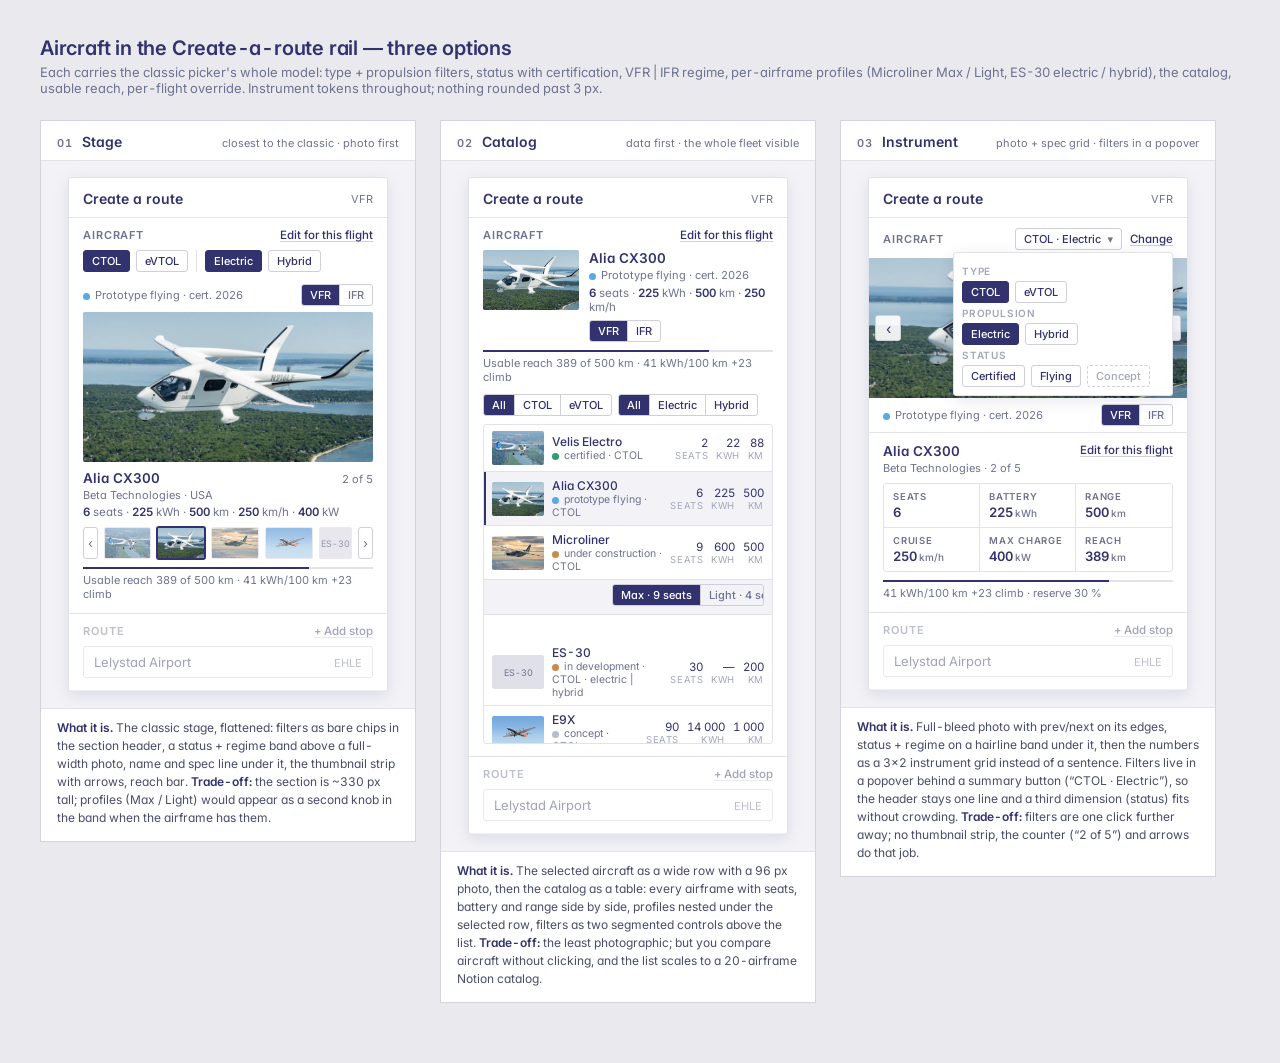
<file: static/proto/aircraft-options.html>
<!doctype html><html lang="en"><head><meta charset="utf-8"><title>CNS v2 — aircraft picker options</title>
<link href="https://fonts.googleapis.com/css2?family=Inter:wght@400;500;600;700&display=swap" rel="stylesheet">
<style>
:root{--canvas:#f3f3f7;--surface:#fff;--line:#e2e2ea;--line-2:#cfcfda;--ink:#32326E;--muted:#6f7290;--faint:#a3a6bb;--accent:#d84c26;--r:3px}
*{box-sizing:border-box;margin:0;padding:0}
html{font-family:Inter,system-ui,sans-serif;-webkit-font-smoothing:antialiased;font-feature-settings:"tnum","cv11"}
body{background:#e9e9ee;color:var(--ink);padding:36px 40px 60px;font-size:13px}
.h1{font-size:20px;font-weight:600;letter-spacing:-.01em;margin-bottom:4px}.sub{font-size:13px;color:var(--muted);margin-bottom:24px}
.grid{display:grid;grid-template-columns:repeat(3,376px);gap:24px;align-items:start}
.opt{background:#fff;border:1px solid #d3d3dc}
.opt .oh{padding:12px 16px 10px;border-bottom:1px solid var(--line);display:flex;gap:10px;align-items:baseline}
.opt .oh .n{font-size:11px;font-weight:600;color:var(--muted);letter-spacing:.06em}.opt .oh h2{font-size:14px;font-weight:600}.opt .oh small{margin-left:auto;font-size:11px;color:var(--muted)}
.opt .why{padding:10px 16px 14px;font-size:12px;color:#4a4d6a;line-height:1.5;border-top:1px solid var(--line)}.opt .why b{color:var(--ink);font-weight:600}
.frame{padding:16px;background:var(--canvas)}
.rail{width:320px;margin:0 auto;background:var(--surface);border:1px solid var(--line);border-radius:var(--r);box-shadow:0 4px 16px rgba(50,50,110,.12)}
.ph{display:flex;align-items:center;justify-content:space-between;padding:12px 14px 10px;border-bottom:1px solid var(--line)}
.ph h3{font-size:14px;font-weight:600}.ph .hint{margin:0}
.cap{font-size:11px;font-weight:600;text-transform:uppercase;letter-spacing:.08em;color:var(--muted)}
.lnk{font-size:11.5px;font-weight:500;text-decoration:underline;text-underline-offset:2px;text-decoration-color:var(--line-2);color:var(--ink)}
.sec{padding:10px 14px 12px;border-bottom:1px solid var(--line)}
.lbl{display:flex;justify-content:space-between;align-items:center;margin-bottom:8px}
.hint{font-size:11px;color:var(--muted)}
.meta{font-size:11px;color:var(--muted);margin-top:2px}
.name{font-weight:600;font-size:13.5px}
.num{font-variant-numeric:tabular-nums}
.bar{height:2px;background:var(--line);margin:8px 0 4px;position:relative}.bar i{position:absolute;left:0;top:0;bottom:0;background:var(--ink)}
.chips{display:flex;gap:6px;flex-wrap:wrap}
.chip{height:22px;padding:0 8px;border:1px solid var(--line-2);border-radius:var(--r);font-size:11px;font-weight:500;display:inline-flex;align-items:center;gap:6px;background:var(--surface)}
.chip.on{background:var(--ink);color:#fff;border-color:var(--ink)}
.chip.dis{color:var(--faint);border-style:dashed}
.chips .sep{width:1px;background:var(--line);margin:0 2px}
.seg{display:inline-flex;border:1px solid var(--line-2);border-radius:var(--r);overflow:hidden;height:22px}
.seg span{padding:0 8px;font-size:11px;font-weight:500;display:flex;align-items:center;border-right:1px solid var(--line-2);white-space:nowrap}
.seg span:last-child{border-right:0}.seg span.on{background:var(--ink);color:#fff}
.dot{display:inline-block;width:7px;height:7px;border-radius:50%;background:#5aa9e6;vertical-align:-0.5px;margin-right:5px}
.dot.cert{background:#2f9e6e}.dot.dev{background:#c98a4b}.dot.con{background:#b7bdd1}
.stage{position:relative;height:150px;background:#dfe0e8 center/cover no-repeat;border-radius:2px;margin:8px 0}
.stage.b{height:140px;border-radius:0;margin:0 -14px}
.stage .arrow{position:absolute;top:50%;transform:translateY(-50%);width:26px;height:26px;background:rgba(255,255,255,.9);border:1px solid var(--line-2);border-radius:var(--r);display:flex;align-items:center;justify-content:center;font-size:14px;color:var(--ink)}
.stage .arrow.l{left:6px}.stage .arrow.r{right:6px}
.band{display:flex;justify-content:space-between;align-items:center;font-size:11px;color:var(--muted);padding:6px 0}
.strip{display:flex;gap:6px;align-items:center;margin-top:8px}
.strip .th{width:48px;height:32px;object-fit:cover;border-radius:2px;background:#dfe0e8;border:1px solid var(--line);opacity:.75}
.strip .th.on{outline:2px solid var(--ink);outline-offset:-1px;opacity:1}
.strip .nav{width:22px;height:32px;display:flex;align-items:center;justify-content:center;color:var(--muted);border:1px solid var(--line-2);border-radius:var(--r);font-size:13px}
.spec{font-size:11.5px;color:var(--muted);margin-top:3px}.spec b{color:var(--ink);font-weight:600}
.row{display:flex;align-items:center;gap:10px}
.thumb{width:96px;height:60px;object-fit:cover;border-radius:2px;background:#dfe0e8;flex:none}
.list{margin-top:8px;border:1px solid var(--line);border-radius:var(--r);max-height:320px;overflow:hidden}
.li{display:grid;grid-template-columns:52px 1fr auto auto auto;gap:8px;align-items:center;padding:6px 8px;border-bottom:1px solid var(--line);font-size:12px}
.li:last-child{border-bottom:0}.li img{width:52px;height:34px;object-fit:cover;border-radius:2px;background:#dfe0e8}
.li .n{font-weight:500}.li .n small{display:block;color:var(--muted);font-size:10.5px;font-weight:400}
.li .v{font-size:11.5px;text-align:right;white-space:nowrap}.li .v small{display:block;font-size:9.5px;color:var(--faint);text-transform:uppercase;letter-spacing:.06em}
.li.on{box-shadow:inset 2px 0 0 var(--ink);background:var(--canvas)}
.li.sub{grid-template-columns:52px 1fr;padding:4px 8px 8px 68px;background:var(--canvas);border-top:0}
.grid6{display:grid;grid-template-columns:repeat(3,1fr);border:1px solid var(--line);border-radius:var(--r);margin-top:8px}
.grid6>div{padding:7px 9px;border-right:1px solid var(--line);border-bottom:1px solid var(--line)}
.grid6>div:nth-child(3n){border-right:0}.grid6>div:nth-child(n+4){border-bottom:0}
.grid6 .k{font-size:9.5px;font-weight:600;text-transform:uppercase;letter-spacing:.08em;color:var(--muted)}
.grid6 .v{font-size:13px;font-weight:600;margin-top:2px}.grid6 .v small{font-size:10px;color:var(--muted);font-weight:500;margin-left:2px}
.pop{position:absolute;right:0;top:24px;background:#fff;border:1px solid var(--line);border-radius:var(--r);box-shadow:0 4px 16px rgba(50,50,110,.12);padding:8px;width:220px;z-index:5}
.pop .k{font-size:10px;font-weight:600;text-transform:uppercase;letter-spacing:.08em;color:var(--faint);padding:4px 0 4px}
.fbtn{height:22px;padding:0 8px;border:1px solid var(--line-2);border-radius:var(--r);font-size:11px;font-weight:500;display:inline-flex;align-items:center;gap:6px;background:var(--surface)}
.ghost{opacity:.45}
</style></head><body>
<div class="h1">Aircraft in the Create-a-route rail — three options</div>
<div class="sub">Each carries the classic picker's whole model: type + propulsion filters, status with certification, VFR | IFR regime, per-airframe profiles (Microliner Max / Light, ES-30 electric / hybrid), the catalog, usable reach, per-flight override. Instrument tokens throughout; nothing rounded past 3 px.</div>
<div class="grid">

<!-- ================= OPTION 1 · STAGE ================= -->
<section class="opt"><div class="oh"><span class="n">01</span><h2>Stage</h2><small>closest to the classic · photo first</small></div>
<div class="frame"><div class="rail">
  <div class="ph"><h3>Create a route</h3><span class="hint">VFR</span></div>
  <div class="sec">
    <div class="lbl"><span class="cap">Aircraft</span><span class="lnk">Edit for this flight</span></div>
    <div class="chips" style="margin-bottom:6px"><span class="chip on">CTOL</span><span class="chip">eVTOL</span><span class="sep"></span><span class="chip on">Electric</span><span class="chip">Hybrid</span></div>
    <div class="band"><span><i class="dot"></i>Prototype flying · cert. 2026</span><span class="seg"><span class="on">VFR</span><span>IFR</span></span></div>
    <div class="stage" style="background-image:url('/pics/beta.png');margin-top:0"></div>
    <div class="row" style="justify-content:space-between;align-items:flex-start"><div><div class="name">Alia CX300</div><div class="meta">Beta Technologies · USA</div></div><span class="meta num">2 of 5</span></div>
    <div class="spec num"><b>6</b> seats · <b>225</b> kWh · <b>500</b> km · <b>250</b> km/h · <b>400</b> kW</div>
    <div class="strip"><span class="nav">‹</span><img class="th" src="/pics/pipistrel.jpg"><img class="th on" src="/pics/beta.png"><img class="th" src="/pics/vaeridion.jpg"><img class="th" src="/pics/elysian.jpg"><span class="th" style="display:flex;align-items:center;justify-content:center;font-size:9px;color:var(--muted)">ES-30</span><span class="nav">›</span></div>
    <div class="bar"><i style="width:78%"></i></div><div class="meta num">Usable reach 389 of 500 km · 41 kWh/100 km +23 climb</div>
  </div>
  <div class="sec ghost"><div class="lbl"><span class="cap">Route</span><span class="lnk">+ Add stop</span></div><div style="height:32px;border:1px solid var(--line-2);border-radius:var(--r);padding:0 10px;display:flex;align-items:center;justify-content:space-between"><span>Lelystad Airport</span><span class="meta">EHLE</span></div></div>
</div></div>
<div class="why"><b>What it is.</b> The classic stage, flattened: filters as bare chips in the section header, a status + regime band above a full-width photo, name and spec line under it, the thumbnail strip with arrows, reach bar. <b>Trade-off:</b> the section is ~330 px tall; profiles (Max / Light) would appear as a second knob in the band when the airframe has them.</div></section>

<!-- ================= OPTION 2 · CATALOG ================= -->
<section class="opt"><div class="oh"><span class="n">02</span><h2>Catalog</h2><small>data first · the whole fleet visible</small></div>
<div class="frame"><div class="rail">
  <div class="ph"><h3>Create a route</h3><span class="hint">VFR</span></div>
  <div class="sec">
    <div class="lbl"><span class="cap">Aircraft</span><span class="lnk">Edit for this flight</span></div>
    <div class="row" style="align-items:flex-start"><img class="thumb" src="/pics/beta.png"><div><div class="name">Alia CX300</div><div class="meta"><i class="dot"></i>Prototype flying · cert. 2026</div><div class="spec num" style="margin-top:4px"><b>6</b> seats · <b>225</b> kWh · <b>500</b> km · <b>250</b> km/h</div><div style="margin-top:6px" class="seg"><span class="on">VFR</span><span>IFR</span></div></div></div>
    <div class="bar"><i style="width:78%"></i></div><div class="meta num">Usable reach 389 of 500 km · 41 kWh/100 km +23 climb</div>
    <div class="chips" style="margin-top:10px"><span class="seg"><span class="on">All</span><span>CTOL</span><span>eVTOL</span></span><span class="seg"><span class="on">All</span><span>Electric</span><span>Hybrid</span></span></div>
    <div class="list">
      <div class="li"><img src="/pics/pipistrel.jpg"><span class="n">Velis Electro<small><i class="dot cert"></i>certified · CTOL</small></span><span class="v num">2<small>seats</small></span><span class="v num">22<small>kWh</small></span><span class="v num">88<small>km</small></span></div>
      <div class="li on"><img src="/pics/beta.png"><span class="n">Alia CX300<small><i class="dot"></i>prototype flying · CTOL</small></span><span class="v num">6<small>seats</small></span><span class="v num">225<small>kWh</small></span><span class="v num">500<small>km</small></span></div>
      <div class="li"><img src="/pics/vaeridion.jpg"><span class="n">Microliner<small><i class="dot dev"></i>under construction · CTOL</small></span><span class="v num">9<small>seats</small></span><span class="v num">600<small>kWh</small></span><span class="v num">500<small>km</small></span></div>
      <div class="li sub"><span></span><span class="seg"><span class="on">Max · 9 seats</span><span>Light · 4 seats</span></span></div>
      <div class="li"><span style="width:52px;height:34px;background:#dfe0e8;border-radius:2px;display:flex;align-items:center;justify-content:center;font-size:9px;color:var(--muted)">ES-30</span><span class="n">ES-30<small><i class="dot dev"></i>in development · CTOL · electric | hybrid</small></span><span class="v num">30<small>seats</small></span><span class="v num">—<small>kWh</small></span><span class="v num">200<small>km</small></span></div>
      <div class="li"><img src="/pics/elysian.jpg"><span class="n">E9X<small><i class="dot con"></i>concept · CTOL</small></span><span class="v num">90<small>seats</small></span><span class="v num">14 000<small>kWh</small></span><span class="v num">1 000<small>km</small></span></div>
    </div>
  </div>
  <div class="sec ghost"><div class="lbl"><span class="cap">Route</span><span class="lnk">+ Add stop</span></div><div style="height:32px;border:1px solid var(--line-2);border-radius:var(--r);padding:0 10px;display:flex;align-items:center;justify-content:space-between"><span>Lelystad Airport</span><span class="meta">EHLE</span></div></div>
</div></div>
<div class="why"><b>What it is.</b> The selected aircraft as a wide row with a 96 px photo, then the catalog as a table: every airframe with seats, battery and range side by side, profiles nested under the selected row, filters as two segmented controls above the list. <b>Trade-off:</b> the least photographic; but you compare aircraft without clicking, and the list scales to a 20-airframe Notion catalog.</div></section>

<!-- ================= OPTION 3 · INSTRUMENT ================= -->
<section class="opt"><div class="oh"><span class="n">03</span><h2>Instrument</h2><small>photo + spec grid · filters in a popover</small></div>
<div class="frame"><div class="rail">
  <div class="ph"><h3>Create a route</h3><span class="hint">VFR</span></div>
  <div class="sec" style="position:relative">
    <div class="lbl"><span class="cap">Aircraft</span><span style="display:flex;gap:8px;align-items:center;position:relative"><span class="fbtn">CTOL · Electric <span style="color:var(--muted)">▾</span></span><span class="lnk">Change</span>
      <div class="pop"><div class="k">Type</div><div class="chips"><span class="chip on">CTOL</span><span class="chip">eVTOL</span></div><div class="k">Propulsion</div><div class="chips"><span class="chip on">Electric</span><span class="chip">Hybrid</span></div><div class="k">Status</div><div class="chips"><span class="chip">Certified</span><span class="chip">Flying</span><span class="chip dis">Concept</span></div></div></span></div>
    <div class="stage b" style="background-image:url('/pics/beta.png')"><span class="arrow l">‹</span><span class="arrow r">›</span></div>
    <div class="band" style="border-bottom:1px solid var(--line);margin:0 -14px;padding:6px 14px"><span><i class="dot"></i>Prototype flying · cert. 2026</span><span class="seg"><span class="on">VFR</span><span>IFR</span></span></div>
    <div class="row" style="justify-content:space-between;align-items:flex-start;margin-top:10px"><div><div class="name">Alia CX300</div><div class="meta">Beta Technologies · 2 of 5</div></div><span class="lnk">Edit for this flight</span></div>
    <div class="grid6">
      <div><div class="k">Seats</div><div class="v num">6</div></div><div><div class="k">Battery</div><div class="v num">225<small>kWh</small></div></div><div><div class="k">Range</div><div class="v num">500<small>km</small></div></div>
      <div><div class="k">Cruise</div><div class="v num">250<small>km/h</small></div></div><div><div class="k">Max charge</div><div class="v num">400<small>kW</small></div></div><div><div class="k">Reach</div><div class="v num">389<small>km</small></div></div>
    </div>
    <div class="bar"><i style="width:78%"></i></div><div class="meta num">41 kWh/100 km +23 climb · reserve 30 %</div>
  </div>
  <div class="sec ghost"><div class="lbl"><span class="cap">Route</span><span class="lnk">+ Add stop</span></div><div style="height:32px;border:1px solid var(--line-2);border-radius:var(--r);padding:0 10px;display:flex;align-items:center;justify-content:space-between"><span>Lelystad Airport</span><span class="meta">EHLE</span></div></div>
</div></div>
<div class="why"><b>What it is.</b> Full-bleed photo with prev/next on its edges, status + regime on a hairline band under it, then the numbers as a 3×2 instrument grid instead of a sentence. Filters live in a popover behind a summary button (“CTOL · Electric”), so the header stays one line and a third dimension (status) fits without crowding. <b>Trade-off:</b> filters are one click further away; no thumbnail strip, the counter (“2 of 5”) and arrows do that job.</div></section>
</div></body></html>
</file>
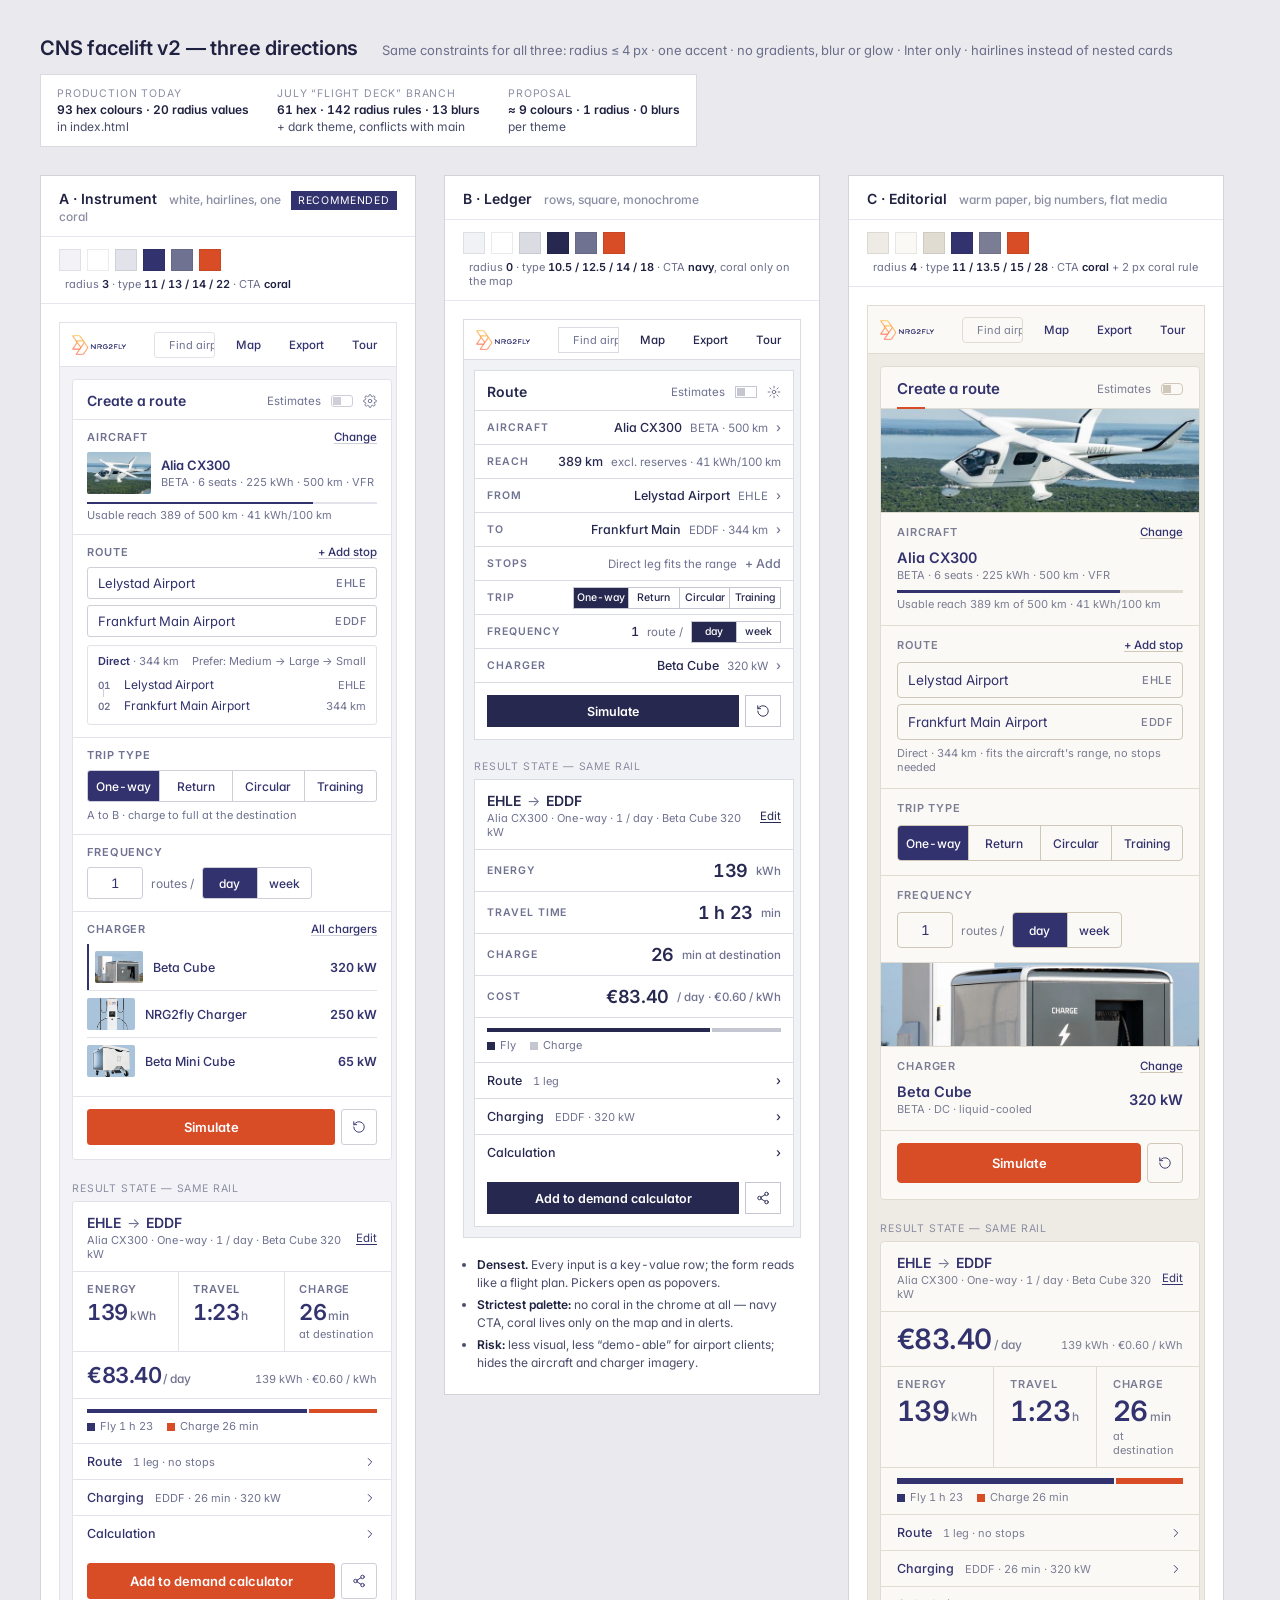
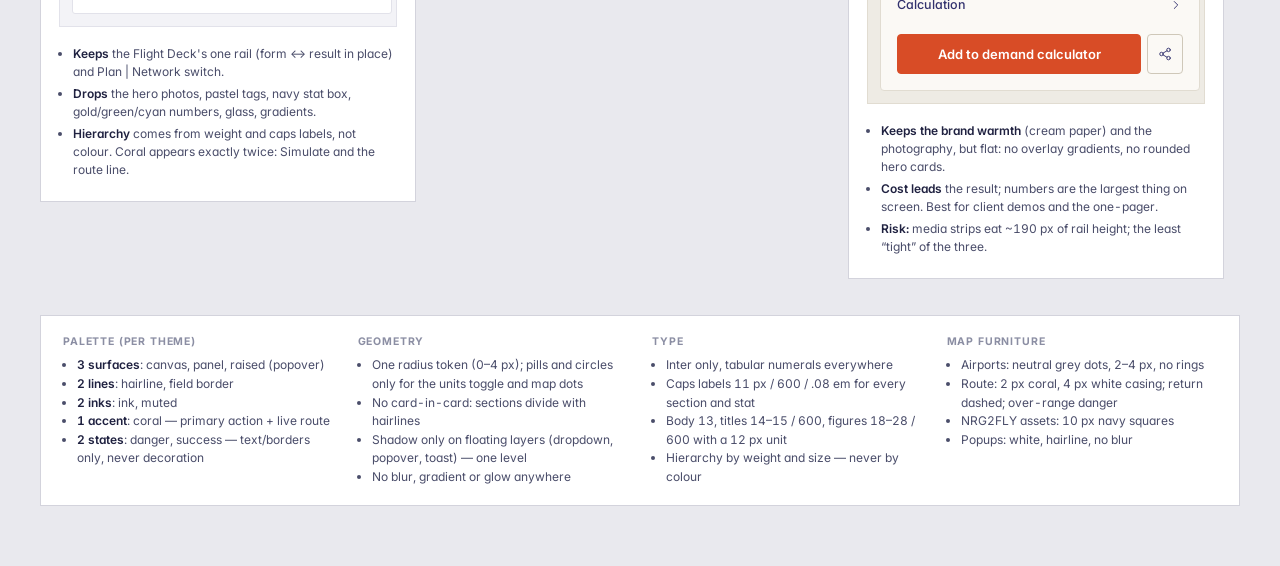
<file: static/proto/board.html>
<!doctype html>
<html lang="en"><head><meta charset="utf-8"><title>CNS facelift v2 — design board</title>
<meta name="viewport" content="width=device-width,initial-scale=1">
<link href="https://fonts.googleapis.com/css2?family=Inter:wght@400;500;600;700&display=swap" rel="stylesheet">
<style>
*{box-sizing:border-box;margin:0;padding:0}
html{font-family:Inter,system-ui,-apple-system,sans-serif;-webkit-font-smoothing:antialiased;font-feature-settings:"tnum","cv11"}
body{background:#e9e9ee;color:#1f2140;padding:36px 40px 60px}
.board-h{display:flex;align-items:baseline;gap:24px;margin-bottom:8px}
.board-h h1{font-size:20px;font-weight:600;letter-spacing:-.01em}
.board-h .sub{font-size:13px;color:#6b6f8a}
.diag{display:flex;gap:28px;font-size:12px;color:#4a4d6a;margin:14px 0 28px;padding:12px 16px;background:#fff;border:1px solid #d9d9e2;width:max-content}
.diag b{color:#1f2140;font-weight:600}
.diag span{display:flex;flex-direction:column;gap:2px}
.diag i{font-style:normal;font-size:10.5px;text-transform:uppercase;letter-spacing:.08em;color:#8b8ea3}
.grid{display:grid;grid-template-columns:repeat(3,376px);gap:28px;align-items:start}
.dir{background:#fff;border:1px solid #d3d3dc;padding:0 0 18px}
.dir-h{padding:14px 18px 12px;border-bottom:1px solid #e6e6ee;display:flex;align-items:baseline;justify-content:space-between}
.dir-h h2{font-size:14px;font-weight:600}
.dir-h h2 small{font-weight:500;color:#8b8ea3;margin-left:8px;font-size:12px}
.dir-h .rec{font-size:10.5px;text-transform:uppercase;letter-spacing:.08em;color:#fff;background:#32326E;padding:3px 7px}
.tokens{display:flex;gap:6px;padding:12px 18px;border-bottom:1px solid #e6e6ee;align-items:center;flex-wrap:wrap}
.sw{width:22px;height:22px;border:1px solid rgba(0,0,0,.08)}
.tk{font-size:11px;color:#6b6f8a;margin-left:6px}
.tk b{color:#1f2140;font-weight:600}
.frame{margin:18px;background:var(--canvas);border:1px solid var(--line);padding:0;overflow:hidden}
.notes{padding:0 18px;font-size:12px;color:#4a4d6a;line-height:1.5}
.notes li{margin:4px 0 4px 14px}
.notes b{color:#1f2140;font-weight:600}
.cap{font-size:10.5px;text-transform:uppercase;letter-spacing:.08em;color:#8b8ea3;padding:10px 18px 6px}

/* ---------- direction tokens ---------- */
.dir[data-dir=a]{--canvas:#f3f3f7;--surface:#fff;--line:#e2e2ea;--line-2:#cfcfda;--ink:#32326E;--muted:#6f7290;--accent:#d84c26;--on-accent:#fff;--cta:#d84c26;--on-cta:#fff;--r:3px;--fs:13px;--fs-cap:11px;--num:22px;--pad:14px;--field-h:32px}
.dir[data-dir=b]{--canvas:#f1f2f5;--surface:#fff;--line:#dadbe3;--line-2:#c4c6d2;--ink:#26284f;--muted:#6f7290;--accent:#d84c26;--on-accent:#fff;--cta:#26284f;--on-cta:#fff;--r:0px;--fs:12.5px;--fs-cap:10.5px;--num:18px;--pad:12px;--field-h:30px}
.dir[data-dir=c]{--canvas:#eeebe4;--surface:#fbf9f5;--line:#e1dcd1;--line-2:#cfc8b9;--ink:#32326E;--muted:#7a7d93;--accent:#d84c26;--on-accent:#fff;--cta:#d84c26;--on-cta:#fff;--r:4px;--fs:13.5px;--fs-cap:11px;--num:28px;--pad:16px;--field-h:36px}

/* ---------- shared app components (the proposal) ---------- */
.app{font-size:var(--fs);color:var(--ink)}
.topbar{height:44px;background:var(--surface);border-bottom:1px solid var(--line);display:flex;align-items:center;gap:14px;padding:0 12px}
.dir[data-dir=b] .topbar{height:40px}
.dir[data-dir=c] .topbar{height:48px}
.topbar img{height:20px;display:block}
.topbar .t{display:none}
.topbar .sp{flex:1}
.topbar .search{overflow:hidden;height:26px;border:1px solid var(--line);border-radius:var(--r);width:108px;white-space:nowrap;display:flex;align-items:center;gap:6px;padding:0 8px;font-size:11px;color:var(--muted);background:var(--surface)}
.topbar .tb{font-size:11.5px;font-weight:500;color:var(--ink);padding:5px 7px;border-radius:var(--r)}
.rail{width:320px;margin:12px;background:var(--surface);border:1px solid var(--line);border-radius:var(--r)}
.dir[data-dir=b] .rail{margin:10px}
.ph{display:flex;align-items:center;justify-content:space-between;padding:12px var(--pad) 10px;border-bottom:1px solid var(--line)}
.ph h3{font-size:14px;font-weight:600;letter-spacing:-.005em}
.dir[data-dir=c] .ph h3{font-size:15px}
.dir[data-dir=c] .ph{position:relative}
.dir[data-dir=c] .ph::after{content:"";position:absolute;left:var(--pad);bottom:-1px;width:28px;height:2px;background:var(--accent)}
.ph .tools{display:flex;gap:10px;align-items:center;color:var(--muted);font-size:11.5px}
.ph .tools .sw2{width:22px;height:12px;border:1px solid var(--line-2);border-radius:var(--r);position:relative}
.ph .tools .sw2::after{content:"";position:absolute;left:1px;top:1px;width:8px;height:8px;background:var(--line-2)}
.ic{width:14px;height:14px;stroke:currentColor;fill:none;stroke-width:1.6;stroke-linecap:round;stroke-linejoin:round;display:inline-block;vertical-align:-2px}
.sec{padding:10px var(--pad) 12px;border-bottom:1px solid var(--line)}
.sec:last-child{border-bottom:0}
.lbl{font-size:var(--fs-cap);font-weight:600;text-transform:uppercase;letter-spacing:.08em;color:var(--muted);margin-bottom:8px;display:flex;justify-content:space-between;align-items:center}
.lbl a{font-weight:500;text-transform:none;letter-spacing:0;color:var(--ink);text-decoration:underline;text-underline-offset:2px;text-decoration-color:var(--line-2);font-size:11.5px}
.row{display:flex;align-items:center;gap:10px}
.thumb{width:64px;height:42px;object-fit:cover;border-radius:2px;background:#dfe0e8;flex:none}
.name{font-weight:600;font-size:var(--fs)}
.meta{font-size:11px;color:var(--muted);margin-top:2px}
.bar{height:2px;background:var(--line);margin:8px 0 4px;position:relative}
.bar i{position:absolute;left:0;top:0;bottom:0;background:var(--ink)}
.dir[data-dir=c] .bar{height:3px}
.field{height:var(--field-h);border:1px solid var(--line-2);border-radius:var(--r);display:flex;align-items:center;padding:0 10px;font-size:var(--fs);background:var(--surface);justify-content:space-between}
.field .icao{font-size:11px;color:var(--muted);letter-spacing:.04em;font-weight:500}
.field+.field{margin-top:6px}
.seg{display:flex;border:1px solid var(--line-2);border-radius:var(--r);overflow:hidden;height:var(--field-h)}
.seg span{flex:1;display:flex;align-items:center;justify-content:center;font-size:12px;font-weight:500;color:var(--ink);border-right:1px solid var(--line-2)}
.seg span:last-child{border-right:0}
.seg span.on{background:var(--ink);color:#fff}
.dir[data-dir=b] .seg span.on{background:var(--ink)}
.dir[data-dir=c] .seg span.on{background:var(--ink)}
.hint{font-size:11px;color:var(--muted);margin-top:6px}
.route{margin-top:8px;border:1px solid var(--line);border-radius:var(--r);padding:8px 10px}
.route .rh{display:flex;justify-content:space-between;font-size:11px;color:var(--muted);margin-bottom:6px}
.route .rh b{color:var(--ink);font-weight:600}
.stop{display:grid;grid-template-columns:18px 1fr auto;align-items:center;gap:8px;font-size:12px;padding:3px 0}
.stop .n{font-size:10px;color:var(--muted);font-weight:600;letter-spacing:.04em}
.stop .d{font-size:11px;color:var(--muted)}
.stop+.stop{position:relative}
.stop+.stop::before{content:"";position:absolute;left:5px;top:-6px;height:8px;border-left:1px solid var(--line-2)}
.freq{display:flex;align-items:center;gap:8px}
.freq .field{width:56px;justify-content:center}
.freq .seg{width:110px}
.freq .t{font-size:12px;color:var(--muted)}
.chg{display:flex;align-items:center;gap:10px;padding:7px 0;border-bottom:1px solid var(--line)}
.chg:last-of-type{border-bottom:0}
.chg img{width:48px;height:32px;object-fit:cover;border-radius:2px;background:#dfe0e8}
.chg .n{font-weight:500;font-size:12.5px;flex:1}
.chg .kw{font-weight:600;font-size:12.5px}
.chg.on{box-shadow:inset 2px 0 0 var(--ink);padding-left:8px}
.dir[data-dir=c] .chg.on{box-shadow:inset 2px 0 0 var(--accent)}
.btns{display:flex;gap:6px;padding:12px var(--pad) var(--pad)}
.btn{height:36px;flex:1;display:flex;align-items:center;justify-content:center;font-size:13px;font-weight:600;border-radius:var(--r);border:1px solid var(--line-2);background:var(--surface);color:var(--ink)}
.btn.p{background:var(--cta);color:var(--on-cta);border-color:var(--cta)}
.btn.i{flex:0 0 36px}
.dir[data-dir=b] .btn{height:32px;font-size:12.5px}
.dir[data-dir=c] .btn{height:40px}
/* result */
.rh2{display:flex;align-items:center;justify-content:space-between;padding:12px var(--pad) 10px;border-bottom:1px solid var(--line)}
.rh2 .ttl{font-size:14px;font-weight:600;display:flex;align-items:center;gap:6px}
.rh2 .ttl .ar{color:var(--muted);font-weight:400}
.rh2 .m{font-size:11px;color:var(--muted);margin-top:2px}
.stats{display:grid;grid-template-columns:1fr 1fr 1fr;border-bottom:1px solid var(--line)}
.stats>div{padding:10px var(--pad);border-right:1px solid var(--line)}
.stats>div:last-child{border-right:0}
.stats .k{font-size:var(--fs-cap);text-transform:uppercase;letter-spacing:.08em;color:var(--muted);font-weight:600}
.stats .v{font-size:var(--num);font-weight:600;letter-spacing:-.02em;line-height:1.15;margin-top:4px}
.stats .v small{font-size:12px;font-weight:500;color:var(--muted);letter-spacing:0;margin-left:2px}
.stats .s{font-size:11px;color:var(--muted);margin-top:2px}
.cost{display:flex;align-items:baseline;justify-content:space-between;padding:10px var(--pad);border-bottom:1px solid var(--line)}
.cost .v{font-size:var(--num);font-weight:600;letter-spacing:-.02em}
.cost .v small{font-size:12px;font-weight:500;color:var(--muted);margin-left:2px;letter-spacing:0}
.cost .m{font-size:11px;color:var(--muted)}
.split{padding:10px var(--pad);border-bottom:1px solid var(--line)}
.split .b{height:4px;display:flex;gap:2px}
.split .b i{display:block;height:100%}
.split .b .f{background:var(--ink);flex:0 0 76%}
.split .b .c{background:var(--accent);flex:1}
.dir[data-dir=b] .split .b .c{background:var(--line-2)}
.split .lg{display:flex;gap:14px;font-size:11px;color:var(--muted);margin-top:6px}
.split .lg i{display:inline-block;width:8px;height:8px;margin-right:5px;vertical-align:-1px;background:var(--ink)}
.split .lg i.c{background:var(--accent)}
.dir[data-dir=b] .split .lg i.c{background:var(--line-2)}
.acc{display:flex;align-items:center;justify-content:space-between;padding:10px var(--pad);border-bottom:1px solid var(--line);font-size:12.5px;font-weight:500}
.acc .sub{font-size:11px;color:var(--muted);font-weight:400;margin-left:8px}
/* ledger rows (B) */
.kv{display:flex;align-items:center;justify-content:space-between;height:34px;padding:0 var(--pad);border-bottom:1px solid var(--line);font-size:12.5px}
.kv .k{color:var(--muted);font-size:10.5px;text-transform:uppercase;letter-spacing:.09em;font-weight:600}
.kv .v{font-weight:500;display:flex;align-items:center;gap:8px}
.kv .v .sub{color:var(--muted);font-weight:400;font-size:11.5px}
.kv .v .ch{color:var(--muted)}
.kv .seg{height:22px;width:208px}
.kv .seg span{font-size:10.5px;white-space:nowrap;padding:0 3px}
.kv.big{height:auto;padding:10px var(--pad)}
.kv.big .v{font-size:var(--num);font-weight:600;letter-spacing:-.02em}
.kv.big .v small{font-size:11.5px;color:var(--muted);font-weight:500;letter-spacing:0}
/* editorial media (C) */
.media{height:104px;background:#dfe0e8 center/cover no-repeat;border-bottom:1px solid var(--line)}
.media.ch{height:84px}
.dir[data-dir=c] .sec{padding:12px var(--pad) 14px}
.dir[data-dir=c] .lbl{margin-bottom:10px}
.dir[data-dir=c] .name{font-size:14.5px}
.rules{margin-top:36px;background:#fff;border:1px solid #d3d3dc;padding:18px 22px;display:grid;grid-template-columns:repeat(4,1fr);gap:24px;font-size:12px;color:#4a4d6a;line-height:1.55}
.rules h4{font-size:10.5px;text-transform:uppercase;letter-spacing:.08em;color:#8b8ea3;margin-bottom:6px}
.rules b{color:#1f2140;font-weight:600}
.rules ul{margin-left:14px}
</style></head><body>
<div class="board-h"><h1>CNS facelift v2 — three directions</h1><span class="sub">Same constraints for all three: radius ≤ 4 px · one accent · no gradients, blur or glow · Inter only · hairlines instead of nested cards</span></div>
<div class="diag">
  <span><i>Production today</i><b>93 hex colours · 20 radius values</b> in index.html</span>
  <span><i>July “Flight Deck” branch</i><b>61 hex · 142 radius rules · 13 blurs</b> + dark theme, conflicts with main</span>
  <span><i>Proposal</i><b>≈ 9 colours · 1 radius · 0 blurs</b> per theme</span>
</div>
<div class="grid">

<!-- ================= A · INSTRUMENT ================= -->
<section class="dir" data-dir="a">
  <div class="dir-h"><h2>A · Instrument <small>white, hairlines, one coral</small></h2><span class="rec">Recommended</span></div>
  <div class="tokens">
    <div class="sw" style="background:#f3f3f7"></div><div class="sw" style="background:#fff"></div><div class="sw" style="background:#e2e2ea"></div><div class="sw" style="background:#32326E"></div><div class="sw" style="background:#6f7290"></div><div class="sw" style="background:#d84c26"></div>
    <span class="tk">radius <b>3</b> · type <b>11 / 13 / 14 / 22</b> · CTA <b>coral</b></span>
  </div>
  <div class="frame app">
    <div class="topbar"><img src="/pics/logos/NRG2fly_logo_kleur_wide.png" alt=""><span class="t">Charging Network Simulator</span><span class="sp"></span><span class="search"><svg class="ic" viewBox="0 0 24 24"><circle cx="11" cy="11" r="7"/><path d="m20 20-3.5-3.5"/></svg>Find airport…</span><span class="tb">Map</span><span class="tb">Export</span><span class="tb">Tour</span></div>
    <div class="rail">
      <div class="ph"><h3>Create a route</h3><div class="tools"><span>Estimates</span><span class="sw2"></span><svg class="ic" viewBox="0 0 24 24"><circle cx="12" cy="12" r="3"/><path d="M19.4 15a1.7 1.7 0 0 0 .3 1.8l.1.1a2 2 0 1 1-2.8 2.8l-.1-.1a1.7 1.7 0 0 0-1.8-.3 1.7 1.7 0 0 0-1 1.5V21a2 2 0 1 1-4 0v-.1a1.7 1.7 0 0 0-1.1-1.5 1.7 1.7 0 0 0-1.8.3l-.1.1a2 2 0 1 1-2.8-2.8l.1-.1a1.7 1.7 0 0 0 .3-1.8 1.7 1.7 0 0 0-1.5-1H3a2 2 0 1 1 0-4h.1a1.7 1.7 0 0 0 1.5-1.1 1.7 1.7 0 0 0-.3-1.8l-.1-.1a2 2 0 1 1 2.8-2.8l.1.1a1.7 1.7 0 0 0 1.8.3H9a1.7 1.7 0 0 0 1-1.5V3a2 2 0 1 1 4 0v.1a1.7 1.7 0 0 0 1 1.5 1.7 1.7 0 0 0 1.8-.3l.1-.1a2 2 0 1 1 2.8 2.8l-.1.1a1.7 1.7 0 0 0-.3 1.8V9a1.7 1.7 0 0 0 1.5 1H21a2 2 0 1 1 0 4h-.1a1.7 1.7 0 0 0-1.5 1z"/></svg></div></div>
      <div class="sec"><div class="lbl">Aircraft <a>Change</a></div>
        <div class="row"><img class="thumb" src="/pics/beta.png" alt=""><div><div class="name">Alia CX300</div><div class="meta">BETA · 6 seats · 225 kWh · 500 km · VFR</div></div></div>
        <div class="bar"><i style="width:78%"></i></div><div class="meta">Usable reach 389 of 500 km · 41 kWh/100 km</div>
      </div>
      <div class="sec"><div class="lbl">Route <a>+ Add stop</a></div>
        <div class="field"><span>Lelystad Airport</span><span class="icao">EHLE</span></div>
        <div class="field"><span>Frankfurt Main Airport</span><span class="icao">EDDF</span></div>
        <div class="route"><div class="rh"><span><b>Direct</b> · 344 km</span><span>Prefer: Medium → Large → Small</span></div>
          <div class="stop"><span class="n">01</span><span>Lelystad Airport</span><span class="d">EHLE</span></div>
          <div class="stop"><span class="n">02</span><span>Frankfurt Main Airport</span><span class="d">344 km</span></div></div>
      </div>
      <div class="sec"><div class="lbl">Trip type</div><div class="seg"><span class="on">One-way</span><span>Return</span><span>Circular</span><span>Training</span></div><div class="hint">A to B · charge to full at the destination</div></div>
      <div class="sec"><div class="lbl">Frequency</div><div class="freq"><div class="field">1</div><span class="t">routes /</span><div class="seg"><span class="on">day</span><span>week</span></div></div></div>
      <div class="sec"><div class="lbl">Charger <a>All chargers</a></div>
        <div class="chg on"><img src="/pics/chargers/Beta-Cube_320kW.jpg" alt=""><span class="n">Beta Cube</span><span class="kw">320 kW</span></div>
        <div class="chg"><img src="/pics/chargers/NRG2fly-Charger_250kW.jpg" alt=""><span class="n">NRG2fly Charger</span><span class="kw">250 kW</span></div>
        <div class="chg"><img src="/pics/chargers/Beta-Mini-Cube_65kW.jpg" alt=""><span class="n">Beta Mini Cube</span><span class="kw">65 kW</span></div>
      </div>
      <div class="btns"><div class="btn p">Simulate</div><div class="btn i"><svg class="ic" viewBox="0 0 24 24"><path d="M3 12a9 9 0 1 0 3-6.7L3 8"/><path d="M3 3v5h5"/></svg></div></div>
    </div>
    <div class="cap" style="padding-left:12px">Result state — same rail</div>
    <div class="rail" style="margin-top:0">
      <div class="rh2"><div><div class="ttl">EHLE <span class="ar">→</span> EDDF</div><div class="m">Alia CX300 · One-way · 1 / day · Beta Cube 320 kW</div></div><a class="tb" style="font-size:11.5px;text-decoration:underline;text-underline-offset:2px">Edit</a></div>
      <div class="stats"><div><div class="k">Energy</div><div class="v">139<small>kWh</small></div></div><div><div class="k">Travel</div><div class="v">1:23<small>h</small></div></div><div><div class="k">Charge</div><div class="v">26<small>min</small></div><div class="s">at destination</div></div></div>
      <div class="cost"><div class="v">€83.40<small>/ day</small></div><div class="m">139 kWh · €0.60 / kWh</div></div>
      <div class="split"><div class="b"><i class="f"></i><i class="c"></i></div><div class="lg"><span><i></i>Fly 1 h 23</span><span><i class="c"></i>Charge 26 min</span></div></div>
      <div class="acc"><span>Route <span class="sub">1 leg · no stops</span></span><svg class="ic" viewBox="0 0 24 24"><path d="m9 6 6 6-6 6"/></svg></div>
      <div class="acc"><span>Charging <span class="sub">EDDF · 26 min · 320 kW</span></span><svg class="ic" viewBox="0 0 24 24"><path d="m9 6 6 6-6 6"/></svg></div>
      <div class="acc" style="border-bottom:0"><span>Calculation</span><svg class="ic" viewBox="0 0 24 24"><path d="m9 6 6 6-6 6"/></svg></div>
      <div class="btns"><div class="btn p">Add to demand calculator</div><div class="btn i"><svg class="ic" viewBox="0 0 24 24"><circle cx="18" cy="5" r="3"/><circle cx="6" cy="12" r="3"/><circle cx="18" cy="19" r="3"/><path d="m8.6 13.5 6.8 4M15.4 6.5l-6.8 4"/></svg></div></div>
    </div>
  </div>
  <ul class="notes">
    <li><b>Keeps</b> the Flight Deck's one rail (form ↔ result in place) and Plan | Network switch.</li>
    <li><b>Drops</b> the hero photos, pastel tags, navy stat box, gold/green/cyan numbers, glass, gradients.</li>
    <li><b>Hierarchy</b> comes from weight and caps labels, not colour. Coral appears exactly twice: Simulate and the route line.</li>
  </ul>
</section>

<!-- ================= B · LEDGER ================= -->
<section class="dir" data-dir="b">
  <div class="dir-h"><h2>B · Ledger <small>rows, square, monochrome</small></h2></div>
  <div class="tokens">
    <div class="sw" style="background:#f1f2f5"></div><div class="sw" style="background:#fff"></div><div class="sw" style="background:#dadbe3"></div><div class="sw" style="background:#26284f"></div><div class="sw" style="background:#6f7290"></div><div class="sw" style="background:#d84c26"></div>
    <span class="tk">radius <b>0</b> · type <b>10.5 / 12.5 / 14 / 18</b> · CTA <b>navy</b>, coral only on the map</span>
  </div>
  <div class="frame app">
    <div class="topbar"><img src="/pics/logos/NRG2fly_logo_kleur_wide.png" alt=""><span class="t">Charging Network Simulator</span><span class="sp"></span><span class="search"><svg class="ic" viewBox="0 0 24 24"><circle cx="11" cy="11" r="7"/><path d="m20 20-3.5-3.5"/></svg>Find airport…</span><span class="tb">Map</span><span class="tb">Export</span><span class="tb">Tour</span></div>
    <div class="rail">
      <div class="ph"><h3>Route</h3><div class="tools"><span>Estimates</span><span class="sw2"></span><svg class="ic" viewBox="0 0 24 24"><circle cx="12" cy="12" r="3"/><path d="M12 2v3M12 19v3M2 12h3M19 12h3M4.9 4.9l2.1 2.1M17 17l2.1 2.1M4.9 19.1 7 17M17 7l2.1-2.1"/></svg></div></div>
      <div class="kv"><span class="k">Aircraft</span><span class="v">Alia CX300 <span class="sub">BETA · 500 km</span><span class="ch">›</span></span></div>
      <div class="kv"><span class="k">Reach</span><span class="v">389 km <span class="sub">excl. reserves · 41 kWh/100 km</span></span></div>
      <div class="kv"><span class="k">From</span><span class="v">Lelystad Airport <span class="sub">EHLE</span><span class="ch">›</span></span></div>
      <div class="kv"><span class="k">To</span><span class="v">Frankfurt Main <span class="sub">EDDF · 344 km</span><span class="ch">›</span></span></div>
      <div class="kv"><span class="k">Stops</span><span class="v"><span class="sub">Direct leg fits the range</span><span class="ch">+ Add</span></span></div>
      <div class="kv"><span class="k">Trip</span><div class="seg"><span class="on">One-way</span><span>Return</span><span>Circular</span><span>Training</span></div></div>
      <div class="kv"><span class="k">Frequency</span><span class="v">1 <span class="sub">route /</span><div class="seg" style="width:90px"><span class="on">day</span><span>week</span></div></span></div>
      <div class="kv"><span class="k">Charger</span><span class="v">Beta Cube <span class="sub">320 kW</span><span class="ch">›</span></span></div>
      <div class="btns"><div class="btn p">Simulate</div><div class="btn i"><svg class="ic" viewBox="0 0 24 24"><path d="M3 12a9 9 0 1 0 3-6.7L3 8"/><path d="M3 3v5h5"/></svg></div></div>
    </div>
    <div class="cap" style="padding-left:10px">Result state — same rail</div>
    <div class="rail" style="margin-top:0">
      <div class="rh2"><div><div class="ttl">EHLE <span class="ar">→</span> EDDF</div><div class="m">Alia CX300 · One-way · 1 / day · Beta Cube 320 kW</div></div><a class="tb" style="font-size:11.5px;text-decoration:underline;text-underline-offset:2px">Edit</a></div>
      <div class="kv big"><span class="k">Energy</span><span class="v">139 <small>kWh</small></span></div>
      <div class="kv big"><span class="k">Travel time</span><span class="v">1 h 23 <small>min</small></span></div>
      <div class="kv big"><span class="k">Charge</span><span class="v">26 <small>min at destination</small></span></div>
      <div class="kv big"><span class="k">Cost</span><span class="v">€83.40 <small>/ day · €0.60 / kWh</small></span></div>
      <div class="split"><div class="b"><i class="f"></i><i class="c"></i></div><div class="lg"><span><i></i>Fly</span><span><i class="c"></i>Charge</span></div></div>
      <div class="acc"><span>Route <span class="sub">1 leg</span></span><span>›</span></div>
      <div class="acc"><span>Charging <span class="sub">EDDF · 320 kW</span></span><span>›</span></div>
      <div class="acc" style="border-bottom:0"><span>Calculation</span><span>›</span></div>
      <div class="btns"><div class="btn p">Add to demand calculator</div><div class="btn i"><svg class="ic" viewBox="0 0 24 24"><circle cx="18" cy="5" r="3"/><circle cx="6" cy="12" r="3"/><circle cx="18" cy="19" r="3"/><path d="m8.6 13.5 6.8 4M15.4 6.5l-6.8 4"/></svg></div></div>
    </div>
  </div>
  <ul class="notes">
    <li><b>Densest.</b> Every input is a key-value row; the form reads like a flight plan. Pickers open as popovers.</li>
    <li><b>Strictest palette:</b> no coral in the chrome at all — navy CTA, coral lives only on the map and in alerts.</li>
    <li><b>Risk:</b> less visual, less “demo-able” for airport clients; hides the aircraft and charger imagery.</li>
  </ul>
</section>

<!-- ================= C · EDITORIAL ================= -->
<section class="dir" data-dir="c">
  <div class="dir-h"><h2>C · Editorial <small>warm paper, big numbers, flat media</small></h2></div>
  <div class="tokens">
    <div class="sw" style="background:#eeebe4"></div><div class="sw" style="background:#fbf9f5"></div><div class="sw" style="background:#e1dcd1"></div><div class="sw" style="background:#32326E"></div><div class="sw" style="background:#7a7d93"></div><div class="sw" style="background:#d84c26"></div>
    <span class="tk">radius <b>4</b> · type <b>11 / 13.5 / 15 / 28</b> · CTA <b>coral</b> + 2 px coral rule</span>
  </div>
  <div class="frame app">
    <div class="topbar"><img src="/pics/logos/NRG2fly_logo_kleur_wide.png" alt=""><span class="t">Charging Network Simulator</span><span class="sp"></span><span class="search"><svg class="ic" viewBox="0 0 24 24"><circle cx="11" cy="11" r="7"/><path d="m20 20-3.5-3.5"/></svg>Find airport…</span><span class="tb">Map</span><span class="tb">Export</span><span class="tb">Tour</span></div>
    <div class="rail">
      <div class="ph"><h3>Create a route</h3><div class="tools"><span>Estimates</span><span class="sw2"></span></div></div>
      <div class="media" style="background-image:url('/pics/beta.png')"></div>
      <div class="sec"><div class="lbl">Aircraft <a>Change</a></div>
        <div class="name">Alia CX300</div><div class="meta">BETA · 6 seats · 225 kWh · 500 km · VFR</div>
        <div class="bar"><i style="width:78%"></i></div><div class="meta">Usable reach 389 km of 500 km · 41 kWh/100 km</div>
      </div>
      <div class="sec"><div class="lbl">Route <a>+ Add stop</a></div>
        <div class="field"><span>Lelystad Airport</span><span class="icao">EHLE</span></div>
        <div class="field"><span>Frankfurt Main Airport</span><span class="icao">EDDF</span></div>
        <div class="hint">Direct · 344 km · fits the aircraft's range, no stops needed</div>
      </div>
      <div class="sec"><div class="lbl">Trip type</div><div class="seg"><span class="on">One-way</span><span>Return</span><span>Circular</span><span>Training</span></div></div>
      <div class="sec"><div class="lbl">Frequency</div><div class="freq"><div class="field">1</div><span class="t">routes /</span><div class="seg"><span class="on">day</span><span>week</span></div></div></div>
      <div class="media ch" style="background-image:url('/pics/chargers/Beta-Cube_320kW.jpg')"></div>
      <div class="sec"><div class="lbl">Charger <a>Change</a></div><div class="row" style="justify-content:space-between"><div><div class="name">Beta Cube</div><div class="meta">BETA · DC · liquid-cooled</div></div><div class="name">320 kW</div></div></div>
      <div class="btns"><div class="btn p">Simulate</div><div class="btn i"><svg class="ic" viewBox="0 0 24 24"><path d="M3 12a9 9 0 1 0 3-6.7L3 8"/><path d="M3 3v5h5"/></svg></div></div>
    </div>
    <div class="cap" style="padding-left:12px">Result state — same rail</div>
    <div class="rail" style="margin-top:0">
      <div class="rh2"><div><div class="ttl">EHLE <span class="ar">→</span> EDDF</div><div class="m">Alia CX300 · One-way · 1 / day · Beta Cube 320 kW</div></div><a class="tb" style="font-size:11.5px;text-decoration:underline;text-underline-offset:2px">Edit</a></div>
      <div class="cost"><div class="v">€83.40<small>/ day</small></div><div class="m">139 kWh · €0.60 / kWh</div></div>
      <div class="stats"><div><div class="k">Energy</div><div class="v">139<small>kWh</small></div></div><div><div class="k">Travel</div><div class="v">1:23<small>h</small></div></div><div><div class="k">Charge</div><div class="v">26<small>min</small></div><div class="s">at destination</div></div></div>
      <div class="split"><div class="b" style="height:6px"><i class="f"></i><i class="c"></i></div><div class="lg"><span><i></i>Fly 1 h 23</span><span><i class="c"></i>Charge 26 min</span></div></div>
      <div class="acc"><span>Route <span class="sub">1 leg · no stops</span></span><svg class="ic" viewBox="0 0 24 24"><path d="m9 6 6 6-6 6"/></svg></div>
      <div class="acc"><span>Charging <span class="sub">EDDF · 26 min · 320 kW</span></span><svg class="ic" viewBox="0 0 24 24"><path d="m9 6 6 6-6 6"/></svg></div>
      <div class="acc" style="border-bottom:0"><span>Calculation</span><svg class="ic" viewBox="0 0 24 24"><path d="m9 6 6 6-6 6"/></svg></div>
      <div class="btns"><div class="btn p">Add to demand calculator</div><div class="btn i"><svg class="ic" viewBox="0 0 24 24"><circle cx="18" cy="5" r="3"/><circle cx="6" cy="12" r="3"/><circle cx="18" cy="19" r="3"/><path d="m8.6 13.5 6.8 4M15.4 6.5l-6.8 4"/></svg></div></div>
    </div>
  </div>
  <ul class="notes">
    <li><b>Keeps the brand warmth</b> (cream paper) and the photography, but flat: no overlay gradients, no rounded hero cards.</li>
    <li><b>Cost leads</b> the result; numbers are the largest thing on screen. Best for client demos and the one-pager.</li>
    <li><b>Risk:</b> media strips eat ~190 px of rail height; the least “tight” of the three.</li>
  </ul>
</section>
</div>

<div class="rules">
  <div><h4>Palette (per theme)</h4><ul><li><b>3 surfaces</b>: canvas, panel, raised (popover)</li><li><b>2 lines</b>: hairline, field border</li><li><b>2 inks</b>: ink, muted</li><li><b>1 accent</b>: coral — primary action + live route</li><li><b>2 states</b>: danger, success — text/borders only, never decoration</li></ul></div>
  <div><h4>Geometry</h4><ul><li>One radius token (0–4 px); pills and circles only for the units toggle and map dots</li><li>No card-in-card: sections divide with hairlines</li><li>Shadow only on floating layers (dropdown, popover, toast) — one level</li><li>No blur, gradient or glow anywhere</li></ul></div>
  <div><h4>Type</h4><ul><li>Inter only, tabular numerals everywhere</li><li>Caps labels 11 px / 600 / .08 em for every section and stat</li><li>Body 13, titles 14–15 / 600, figures 18–28 / 600 with a 12 px unit</li><li>Hierarchy by weight and size — never by colour</li></ul></div>
  <div><h4>Map furniture</h4><ul><li>Airports: neutral grey dots, 2–4 px, no rings</li><li>Route: 2 px coral, 4 px white casing; return dashed; over-range danger</li><li>NRG2FLY assets: 10 px navy squares</li><li>Popups: white, hairline, no blur</li></ul></div>
</div>
</body></html>
</file>
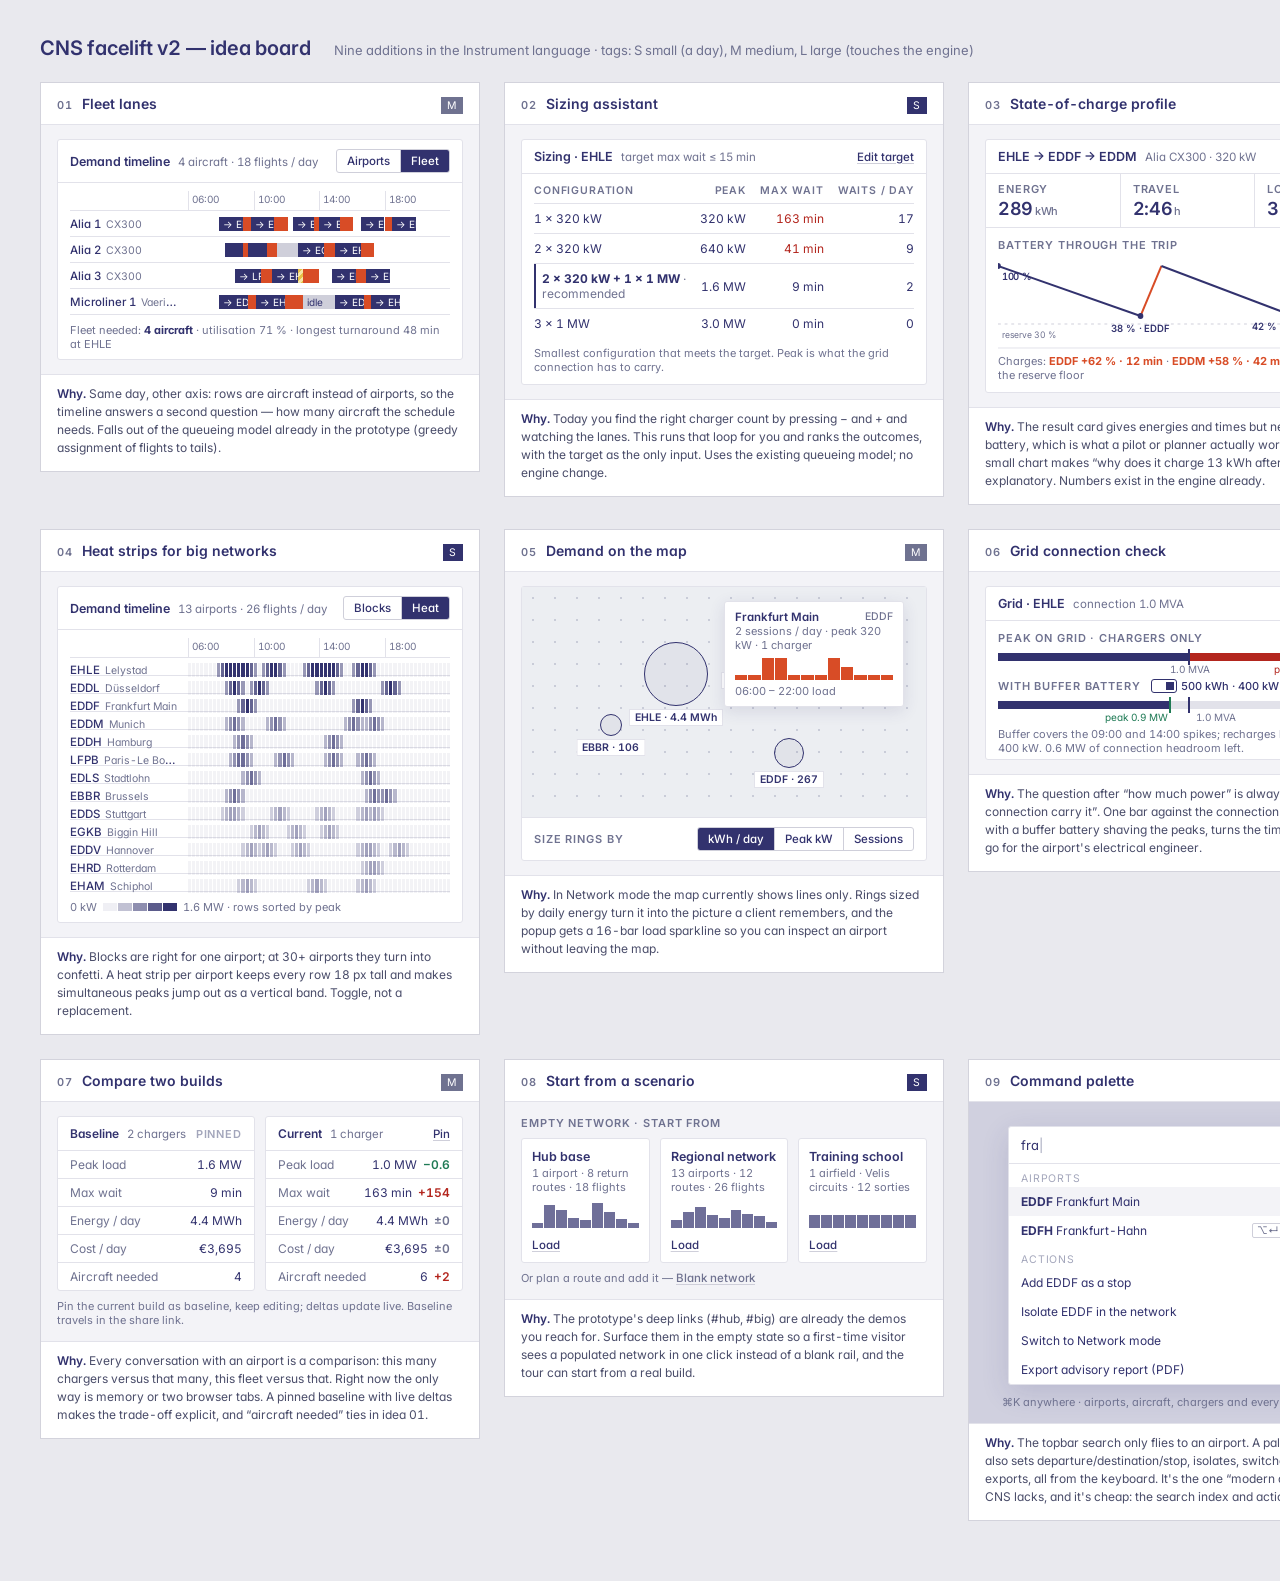
<file: static/proto/ideas.html>
<!doctype html>
<html lang="en"><head><meta charset="utf-8"><title>CNS facelift v2 — idea board</title>
<meta name="viewport" content="width=device-width,initial-scale=1">
<link href="https://fonts.googleapis.com/css2?family=Inter:wght@400;500;600;700&display=swap" rel="stylesheet">
<style>
:root{--canvas:#f3f3f7;--surface:#fff;--line:#e2e2ea;--line-2:#cfcfda;--ink:#32326E;--muted:#6f7290;--faint:#a3a6bb;--accent:#d84c26;--danger:#b3261e;--success:#1f7a55;--gold:#e6c149;--r:3px}
*{box-sizing:border-box;margin:0;padding:0}
html{font-family:Inter,system-ui,-apple-system,sans-serif;-webkit-font-smoothing:antialiased;font-feature-settings:"tnum","cv11"}
body{background:#e9e9ee;color:var(--ink);padding:36px 40px 60px;font-size:13px}
.num{font-variant-numeric:tabular-nums}
.board-h{display:flex;align-items:baseline;gap:24px;margin-bottom:22px}
.board-h h1{font-size:20px;font-weight:600;letter-spacing:-.01em}
.board-h .sub{font-size:13px;color:var(--muted)}
.grid{display:grid;grid-template-columns:repeat(3,440px);gap:24px;align-items:start}
.idea{background:#fff;border:1px solid #d3d3dc}
.idea .h{padding:12px 16px 10px;border-bottom:1px solid var(--line);display:flex;gap:10px;align-items:baseline}
.idea .h .n{font-size:11px;font-weight:600;color:var(--muted);letter-spacing:.06em}
.idea .h h2{font-size:14px;font-weight:600}
.idea .h .eff{margin-left:auto;font-size:10.5px;text-transform:uppercase;letter-spacing:.08em;color:#fff;background:var(--ink);padding:2px 6px}
.idea .h .eff.m{background:var(--muted)}.idea .h .eff.l{background:var(--faint)}
.idea .why{padding:10px 16px 14px;font-size:12px;color:#4a4d6a;line-height:1.5;border-top:1px solid var(--line)}
.idea .why b{color:var(--ink);font-weight:600}
.mock{padding:14px 16px;background:var(--canvas)}
.card{background:var(--surface);border:1px solid var(--line);border-radius:var(--r)}
.cap{font-size:11px;font-weight:600;text-transform:uppercase;letter-spacing:.08em;color:var(--muted)}
.lnk{font-size:11.5px;font-weight:500;text-decoration:underline;text-underline-offset:2px;text-decoration-color:var(--line-2)}
.seg{display:inline-flex;border:1px solid var(--line-2);border-radius:var(--r);overflow:hidden;height:24px}
.seg span{padding:0 10px;font-size:11.5px;font-weight:500;display:flex;align-items:center;border-right:1px solid var(--line-2)}
.seg span:last-child{border-right:0}.seg span.on{background:var(--ink);color:#fff}
.hd{display:flex;align-items:center;justify-content:space-between;padding:9px 12px;border-bottom:1px solid var(--line)}
.hd .t{font-size:12.5px;font-weight:600}.hd .t span{font-weight:400;color:var(--muted);font-size:11.5px;margin-left:8px}
.btn{height:30px;padding:0 12px;display:inline-flex;align-items:center;justify-content:center;font-size:12px;font-weight:600;border-radius:var(--r);border:1px solid var(--line-2);background:var(--surface)}
.btn.p{background:var(--accent);color:#fff;border-color:var(--accent)}
.hint{font-size:11px;color:var(--muted)}
.tbl{width:100%;border-collapse:collapse;font-size:12px}
.tbl th{font-size:10.5px;font-weight:600;text-transform:uppercase;letter-spacing:.08em;color:var(--muted);text-align:left;padding:6px 0;border-bottom:1px solid var(--line)}
.tbl td{padding:7px 0;border-bottom:1px solid var(--line);vertical-align:middle}
.tbl tr:last-child td{border-bottom:0}.tbl .r,.tbl th.r{text-align:right;white-space:nowrap;padding-left:14px}.tbl .mu{color:var(--muted)}
/* gantt bits */
.g{padding:8px 12px}
.grow{display:grid;grid-template-columns:110px 1fr;gap:8px;align-items:center;height:26px;border-bottom:1px solid var(--line)}
.grow.axis{height:20px;font-size:10px;color:var(--muted)}
.grow .lab{font-size:11.5px;font-weight:500;white-space:nowrap;overflow:hidden;text-overflow:ellipsis}.grow .lab small{color:var(--muted);font-weight:400;margin-left:5px;font-size:10.5px}
.track{position:relative;height:100%}
.tick{position:absolute;top:0;bottom:0;border-left:1px solid var(--line)}.tick span{position:absolute;top:2px;left:3px}
.blk{position:absolute;top:6px;height:14px;font-size:10px;line-height:14px;padding:0 4px;color:#fff;white-space:nowrap;overflow:hidden}
.blk.fly{background:var(--ink)}.blk.chg{background:var(--accent)}.blk.turn{background:var(--line-2);color:var(--ink)}
.blk.wait{background:repeating-linear-gradient(135deg,#e6c149 0 3px,#f6e6a6 3px 6px);color:var(--ink)}
.heat{display:grid;grid-template-columns:repeat(64,1fr);gap:1px;height:14px;margin:5px 0}
.heat i{background:var(--ink);display:block}
/* tiles */
.tiles{display:grid;grid-template-columns:repeat(3,1fr);border-bottom:1px solid var(--line)}
.tiles>div{padding:8px 12px;border-right:1px solid var(--line)}.tiles>div:last-child{border-right:0}
.tiles .v{font-size:18px;font-weight:600;letter-spacing:-.02em;margin-top:2px}.tiles .v small{font-size:11px;font-weight:500;color:var(--muted);margin-left:2px}
/* bars */
.bar{position:relative;height:8px;background:var(--line);margin:8px 0 18px}
.bar i{position:absolute;left:0;top:0;bottom:0;background:var(--ink)}
.bar i.over{background:var(--danger)}
.bar .mk{position:absolute;top:-4px;bottom:-4px;border-left:2px solid var(--ink)}
.bar .mk span{position:absolute;top:14px;left:-30px;width:60px;text-align:center;font-size:10px;color:var(--muted);white-space:nowrap}
.sw{display:inline-block;width:26px;height:14px;border:1px solid var(--line-2);border-radius:var(--r);position:relative;vertical-align:-3px;margin-left:6px}
.sw::after{content:"";position:absolute;left:2px;top:2px;width:8px;height:8px;background:var(--line-2)}
.sw.on{border-color:var(--ink)}.sw.on::after{transform:translateX(12px);background:var(--ink)}
/* map */
.map{position:relative;height:230px;background:#eceef2 radial-gradient(circle,#c9ccd8 1px,transparent 1.4px) 0 0/22px 22px;overflow:hidden}
.ring{position:absolute;border:1.5px solid var(--ink);border-radius:50%;transform:translate(-50%,-50%);background:rgba(50,50,110,.06)}
.ring b{position:absolute;left:50%;top:100%;transform:translate(-50%,4px);font-size:10.5px;font-weight:600;white-space:nowrap;background:#fff;padding:1px 5px;border:1px solid var(--line)}
.pop{position:absolute;background:#fff;border:1px solid var(--line);border-radius:var(--r);box-shadow:0 4px 16px rgba(50,50,110,.12);padding:8px 10px;font-size:11.5px;width:180px}
.pop .t{font-weight:600;display:flex;justify-content:space-between}.pop .t span{color:var(--muted);font-weight:500;font-size:10.5px}
.spark{display:flex;align-items:flex-end;gap:1px;height:22px;margin-top:6px}.spark i{flex:1;background:var(--accent);display:block}
/* palette */
.pal{background:#fff;border:1px solid var(--line);border-radius:var(--r);box-shadow:0 8px 28px rgba(50,50,110,.14);width:360px;margin:10px auto}
.pal .in{padding:10px 12px;border-bottom:1px solid var(--line);font-size:13px;color:var(--ink)}.pal .in span{color:var(--faint)}
.pal .row{display:flex;justify-content:space-between;padding:7px 12px;font-size:12px}.pal .row.on{background:var(--canvas)}
.pal .row .k{font-size:10.5px;color:var(--muted);border:1px solid var(--line-2);padding:0 4px;border-radius:2px}
.pal .grp{font-size:10.5px;text-transform:uppercase;letter-spacing:.08em;color:var(--faint);padding:8px 12px 2px}
.dim{position:absolute;inset:0;background:rgba(50,50,110,.18)}
/* soc */
.soc{padding:10px 12px}
.soc svg{width:100%;height:96px;display:block}
/* scenarios */
.scen{display:grid;grid-template-columns:repeat(3,1fr);gap:10px}
.scen .c{background:#fff;border:1px solid var(--line);border-radius:var(--r);padding:10px}
.scen .c b{display:block;font-size:12.5px;font-weight:600}.scen .c small{color:var(--muted);font-size:11px;display:block;margin-top:2px}
.scen .c .sp{display:flex;align-items:flex-end;gap:1px;height:26px;margin:8px 0}.scen .c .sp i{flex:1;background:var(--ink);opacity:.7}
.cmp{display:grid;grid-template-columns:1fr 1fr;gap:10px}
.cmp .c{background:#fff;border:1px solid var(--line);border-radius:var(--r)}
.cmp .c .hd .t{font-size:12px}
.kv{display:flex;justify-content:space-between;padding:6px 12px;border-bottom:1px solid var(--line);font-size:12px}
.kv:last-child{border-bottom:0}.kv .k{color:var(--muted)}.kv .d{color:var(--success);font-weight:600;margin-left:6px}.kv .d.bad{color:var(--danger)}
</style></head><body>
<div class="board-h"><h1>CNS facelift v2 — idea board</h1><span class="sub">Nine additions in the Instrument language · tags: S small (a day), M medium, L large (touches the engine)</span></div>
<div class="grid">

<!-- 1 Fleet lanes -->
<section class="idea"><div class="h"><span class="n">01</span><h2>Fleet lanes</h2><span class="eff m">M</span></div>
<div class="mock"><div class="card">
  <div class="hd"><div class="t">Demand timeline<span>4 aircraft · 18 flights / day</span></div><div class="seg"><span>Airports</span><span class="on">Fleet</span></div></div>
  <div class="g">
    <div class="grow axis"><div class="lab"></div><div class="track"><div class="tick" style="left:0"><span>06:00</span></div><div class="tick" style="left:25%"><span>10:00</span></div><div class="tick" style="left:50%"><span>14:00</span></div><div class="tick" style="left:75%"><span>18:00</span></div></div></div>
    <div class="grow"><div class="lab">Alia 1<small>CX300</small></div><div class="track"><div class="blk fly" style="left:12%;width:9%">→ EDDF</div><div class="blk chg" style="left:21%;width:3%"></div><div class="blk fly" style="left:24%;width:9%">→ EHLE</div><div class="blk chg" style="left:33%;width:5%"></div><div class="blk fly" style="left:40%;width:8%">→ EDDL</div><div class="blk chg" style="left:48%;width:2%"></div><div class="blk fly" style="left:50%;width:8%">→ EHLE</div><div class="blk chg" style="left:58%;width:5%"></div><div class="blk fly" style="left:66%;width:9%">→ EDDF</div><div class="blk chg" style="left:75%;width:3%"></div><div class="blk fly" style="left:78%;width:9%">→ EHLE</div></div></div>
    <div class="grow"><div class="lab">Alia 2<small>CX300</small></div><div class="track"><div class="blk fly" style="left:14%;width:7%"></div><div class="blk chg" style="left:21%;width:2%"></div><div class="blk fly" style="left:23%;width:7%"></div><div class="blk chg" style="left:30%;width:4%"></div><div class="blk turn" style="left:34%;width:8%"></div><div class="blk fly" style="left:42%;width:10%">→ EGKB</div><div class="blk chg" style="left:52%;width:4%"></div><div class="blk fly" style="left:56%;width:10%">→ EHLE</div><div class="blk chg" style="left:66%;width:5%"></div></div></div>
    <div class="grow"><div class="lab">Alia 3<small>CX300</small></div><div class="track"><div class="blk fly" style="left:18%;width:10%">→ LFPB</div><div class="blk chg" style="left:28%;width:4%"></div><div class="blk fly" style="left:32%;width:10%">→ EHLE</div><div class="blk wait" style="left:42%;width:2%"></div><div class="blk chg" style="left:44%;width:6%"></div><div class="blk fly" style="left:55%;width:9%">→ EDDS</div><div class="blk chg" style="left:64%;width:4%"></div><div class="blk fly" style="left:68%;width:9%">→ EHLE</div></div></div>
    <div class="grow"><div class="lab">Microliner 1<small>Vaeridion</small></div><div class="track"><div class="blk fly" style="left:12%;width:11%">→ EDDH</div><div class="blk chg" style="left:23%;width:3%"></div><div class="blk fly" style="left:26%;width:11%">→ EHLE</div><div class="blk chg" style="left:37%;width:7%"></div><div class="blk turn" style="left:44%;width:12%">idle</div><div class="blk fly" style="left:56%;width:11%">→ EDDH</div><div class="blk chg" style="left:67%;width:3%"></div><div class="blk fly" style="left:70%;width:11%">→ EHLE</div></div></div>
    <div class="hint" style="padding-top:8px">Fleet needed: <b style="color:var(--ink)">4 aircraft</b> · utilisation 71 % · longest turnaround 48 min at EHLE</div>
  </div></div></div>
<div class="why"><b>Why.</b> Same day, other axis: rows are aircraft instead of airports, so the timeline answers a second question — how many aircraft the schedule needs. Falls out of the queueing model already in the prototype (greedy assignment of flights to tails).</div></section>

<!-- 2 Sizing assistant -->
<section class="idea"><div class="h"><span class="n">02</span><h2>Sizing assistant</h2><span class="eff">S</span></div>
<div class="mock"><div class="card">
  <div class="hd"><div class="t">Sizing · EHLE<span>target max wait ≤ 15 min</span></div><a class="lnk">Edit target</a></div>
  <div style="padding:4px 12px 10px"><table class="tbl">
    <tr><th>Configuration</th><th class="r">Peak</th><th class="r">Max wait</th><th class="r">Waits / day</th></tr>
    <tr><td>1 × 320 kW</td><td class="r num">320 kW</td><td class="r num" style="color:var(--danger)">163 min</td><td class="r num">17</td></tr>
    <tr><td>2 × 320 kW</td><td class="r num">640 kW</td><td class="r num" style="color:var(--danger)">41 min</td><td class="r num">9</td></tr>
    <tr style="box-shadow:inset 2px 0 0 var(--ink)"><td style="padding-left:8px"><b>2 × 320 kW + 1 × 1 MW</b> <span class="mu">· recommended</span></td><td class="r num">1.6 MW</td><td class="r num">9 min</td><td class="r num">2</td></tr>
    <tr><td>3 × 1 MW</td><td class="r num">3.0 MW</td><td class="r num">0 min</td><td class="r num">0</td></tr>
  </table>
  <div class="hint" style="margin-top:8px">Smallest configuration that meets the target. Peak is what the grid connection has to carry.</div></div>
</div></div>
<div class="why"><b>Why.</b> Today you find the right charger count by pressing − and + and watching the lanes. This runs that loop for you and ranks the outcomes, with the target as the only input. Uses the existing queueing model; no engine change.</div></section>

<!-- 3 SoC profile -->
<section class="idea"><div class="h"><span class="n">03</span><h2>State-of-charge profile</h2><span class="eff">S</span></div>
<div class="mock"><div class="card">
  <div class="hd"><div class="t">EHLE → EDDF → EDDM<span>Alia CX300 · 320 kW</span></div><a class="lnk">Edit</a></div>
  <div class="tiles"><div><div class="cap">Energy</div><div class="v num">289<small>kWh</small></div></div><div><div class="cap">Travel</div><div class="v num">2:46<small>h</small></div></div><div><div class="cap">Lowest SoC</div><div class="v num">38<small>%</small></div></div></div>
  <div class="soc"><div class="cap" style="margin-bottom:6px">Battery through the trip</div>
  <svg viewBox="0 0 400 96" preserveAspectRatio="none">
    <line x1="0" y1="66" x2="400" y2="66" stroke="#cfcfda" stroke-dasharray="3 4"/>
    <text x="4" y="80" font-size="9" fill="#6f7290">reserve 30 %</text>
    <line x1="0" y1="90" x2="400" y2="90" stroke="#e2e2ea"/>
    <path d="M0 8 L150 58" stroke="#32326E" stroke-width="2" fill="none"/>
    <path d="M150 58 L172 8" stroke="#d84c26" stroke-width="2" fill="none"/>
    <path d="M172 8 L300 54" stroke="#32326E" stroke-width="2" fill="none"/>
    <path d="M300 54 L340 8" stroke="#d84c26" stroke-width="2" fill="none"/>
    <circle cx="0" cy="8" r="3" fill="#32326E"/><circle cx="150" cy="58" r="3" fill="#32326E"/><circle cx="300" cy="54" r="3" fill="#32326E"/>
    <text x="4" y="22" font-size="10" fill="#32326E" font-weight="600">100 %</text>
    <text x="150" y="74" font-size="10" fill="#32326E" font-weight="600" text-anchor="middle">38 % · EDDF</text>
    <text x="300" y="72" font-size="10" fill="#32326E" font-weight="600" text-anchor="middle">42 % · EDDM</text>
      </svg>
  <div class="hint">Charges: <b style="color:var(--accent)">EDDF +62 % · 12 min</b> · <b style="color:var(--accent)">EDDM +58 % · 42 min</b> · dashed line is the reserve floor</div></div>
</div></div>
<div class="why"><b>Why.</b> The result card gives energies and times but never shows the battery, which is what a pilot or planner actually worries about. One small chart makes “why does it charge 13 kWh after a 9 kWh leg” self-explanatory. Numbers exist in the engine already.</div></section>

<!-- 4 Heat strips -->
<section class="idea"><div class="h"><span class="n">04</span><h2>Heat strips for big networks</h2><span class="eff">S</span></div>
<div class="mock"><div class="card">
  <div class="hd"><div class="t">Demand timeline<span>13 airports · 26 flights / day</span></div><div class="seg"><span>Blocks</span><span class="on">Heat</span></div></div>
  <div class="g">
    <div class="grow axis"><div class="lab"></div><div class="track"><div class="tick" style="left:0"><span>06:00</span></div><div class="tick" style="left:25%"><span>10:00</span></div><div class="tick" style="left:50%"><span>14:00</span></div><div class="tick" style="left:75%"><span>18:00</span></div></div></div>
    <div class="grow" style="height:18px"><div class="lab">EHLE<small>Lelystad</small></div><div class="track"><div class="heat"><i style="opacity:0.06"></i><i style="opacity:0.06"></i><i style="opacity:0.06"></i><i style="opacity:0.06"></i><i style="opacity:0.06"></i><i style="opacity:0.06"></i><i style="opacity:0.06"></i><i style="opacity:0.50"></i><i style="opacity:0.75"></i><i style="opacity:1.00"></i><i style="opacity:1.00"></i><i style="opacity:1.00"></i><i style="opacity:1.00"></i><i style="opacity:1.00"></i><i style="opacity:1.00"></i><i style="opacity:0.75"></i><i style="opacity:0.50"></i><i style="opacity:0.06"></i><i style="opacity:0.50"></i><i style="opacity:0.75"></i><i style="opacity:1.00"></i><i style="opacity:1.00"></i><i style="opacity:0.75"></i><i style="opacity:0.50"></i><i style="opacity:0.06"></i><i style="opacity:0.06"></i><i style="opacity:0.06"></i><i style="opacity:0.06"></i><i style="opacity:0.50"></i><i style="opacity:0.75"></i><i style="opacity:1.00"></i><i style="opacity:1.00"></i><i style="opacity:1.00"></i><i style="opacity:1.00"></i><i style="opacity:1.00"></i><i style="opacity:1.00"></i><i style="opacity:0.75"></i><i style="opacity:0.50"></i><i style="opacity:0.06"></i><i style="opacity:0.06"></i><i style="opacity:0.50"></i><i style="opacity:0.75"></i><i style="opacity:1.00"></i><i style="opacity:1.00"></i><i style="opacity:0.75"></i><i style="opacity:0.50"></i><i style="opacity:0.06"></i><i style="opacity:0.06"></i><i style="opacity:0.06"></i><i style="opacity:0.06"></i><i style="opacity:0.06"></i><i style="opacity:0.06"></i><i style="opacity:0.06"></i><i style="opacity:0.06"></i><i style="opacity:0.06"></i><i style="opacity:0.06"></i><i style="opacity:0.06"></i><i style="opacity:0.06"></i><i style="opacity:0.06"></i><i style="opacity:0.06"></i><i style="opacity:0.06"></i><i style="opacity:0.06"></i><i style="opacity:0.06"></i><i style="opacity:0.06"></i></div></div></div><div class="grow" style="height:18px"><div class="lab">EDDL<small>Düsseldorf</small></div><div class="track"><div class="heat"><i style="opacity:0.06"></i><i style="opacity:0.06"></i><i style="opacity:0.06"></i><i style="opacity:0.06"></i><i style="opacity:0.06"></i><i style="opacity:0.06"></i><i style="opacity:0.06"></i><i style="opacity:0.06"></i><i style="opacity:0.06"></i><i style="opacity:0.50"></i><i style="opacity:0.75"></i><i style="opacity:1.00"></i><i style="opacity:0.75"></i><i style="opacity:0.50"></i><i style="opacity:0.06"></i><i style="opacity:0.50"></i><i style="opacity:0.75"></i><i style="opacity:1.00"></i><i style="opacity:0.75"></i><i style="opacity:0.50"></i><i style="opacity:0.06"></i><i style="opacity:0.06"></i><i style="opacity:0.06"></i><i style="opacity:0.06"></i><i style="opacity:0.06"></i><i style="opacity:0.06"></i><i style="opacity:0.06"></i><i style="opacity:0.06"></i><i style="opacity:0.06"></i><i style="opacity:0.06"></i><i style="opacity:0.06"></i><i style="opacity:0.50"></i><i style="opacity:0.75"></i><i style="opacity:1.00"></i><i style="opacity:0.75"></i><i style="opacity:0.50"></i><i style="opacity:0.06"></i><i style="opacity:0.06"></i><i style="opacity:0.06"></i><i style="opacity:0.06"></i><i style="opacity:0.06"></i><i style="opacity:0.06"></i><i style="opacity:0.06"></i><i style="opacity:0.06"></i><i style="opacity:0.06"></i><i style="opacity:0.06"></i><i style="opacity:0.06"></i><i style="opacity:0.50"></i><i style="opacity:0.75"></i><i style="opacity:1.00"></i><i style="opacity:0.75"></i><i style="opacity:0.50"></i><i style="opacity:0.06"></i><i style="opacity:0.06"></i><i style="opacity:0.06"></i><i style="opacity:0.06"></i><i style="opacity:0.06"></i><i style="opacity:0.06"></i><i style="opacity:0.06"></i><i style="opacity:0.06"></i><i style="opacity:0.06"></i><i style="opacity:0.06"></i><i style="opacity:0.06"></i><i style="opacity:0.06"></i></div></div></div><div class="grow" style="height:18px"><div class="lab">EDDF<small>Frankfurt Main</small></div><div class="track"><div class="heat"><i style="opacity:0.06"></i><i style="opacity:0.06"></i><i style="opacity:0.06"></i><i style="opacity:0.06"></i><i style="opacity:0.06"></i><i style="opacity:0.06"></i><i style="opacity:0.06"></i><i style="opacity:0.06"></i><i style="opacity:0.06"></i><i style="opacity:0.06"></i><i style="opacity:0.06"></i><i style="opacity:0.06"></i><i style="opacity:0.50"></i><i style="opacity:0.75"></i><i style="opacity:1.00"></i><i style="opacity:0.75"></i><i style="opacity:0.50"></i><i style="opacity:0.06"></i><i style="opacity:0.06"></i><i style="opacity:0.06"></i><i style="opacity:0.06"></i><i style="opacity:0.06"></i><i style="opacity:0.06"></i><i style="opacity:0.06"></i><i style="opacity:0.06"></i><i style="opacity:0.06"></i><i style="opacity:0.06"></i><i style="opacity:0.06"></i><i style="opacity:0.06"></i><i style="opacity:0.06"></i><i style="opacity:0.06"></i><i style="opacity:0.06"></i><i style="opacity:0.06"></i><i style="opacity:0.06"></i><i style="opacity:0.06"></i><i style="opacity:0.06"></i><i style="opacity:0.06"></i><i style="opacity:0.06"></i><i style="opacity:0.06"></i><i style="opacity:0.06"></i><i style="opacity:0.50"></i><i style="opacity:0.75"></i><i style="opacity:1.00"></i><i style="opacity:0.75"></i><i style="opacity:0.50"></i><i style="opacity:0.06"></i><i style="opacity:0.06"></i><i style="opacity:0.06"></i><i style="opacity:0.06"></i><i style="opacity:0.06"></i><i style="opacity:0.06"></i><i style="opacity:0.06"></i><i style="opacity:0.06"></i><i style="opacity:0.06"></i><i style="opacity:0.06"></i><i style="opacity:0.06"></i><i style="opacity:0.06"></i><i style="opacity:0.06"></i><i style="opacity:0.06"></i><i style="opacity:0.06"></i><i style="opacity:0.06"></i><i style="opacity:0.06"></i><i style="opacity:0.06"></i><i style="opacity:0.06"></i></div></div></div><div class="grow" style="height:18px"><div class="lab">EDDM<small>Munich</small></div><div class="track"><div class="heat"><i style="opacity:0.06"></i><i style="opacity:0.06"></i><i style="opacity:0.06"></i><i style="opacity:0.06"></i><i style="opacity:0.06"></i><i style="opacity:0.06"></i><i style="opacity:0.06"></i><i style="opacity:0.06"></i><i style="opacity:0.06"></i><i style="opacity:0.35"></i><i style="opacity:0.52"></i><i style="opacity:0.70"></i><i style="opacity:0.52"></i><i style="opacity:0.35"></i><i style="opacity:0.06"></i><i style="opacity:0.06"></i><i style="opacity:0.06"></i><i style="opacity:0.06"></i><i style="opacity:0.06"></i><i style="opacity:0.35"></i><i style="opacity:0.52"></i><i style="opacity:0.70"></i><i style="opacity:0.52"></i><i style="opacity:0.35"></i><i style="opacity:0.06"></i><i style="opacity:0.06"></i><i style="opacity:0.06"></i><i style="opacity:0.06"></i><i style="opacity:0.06"></i><i style="opacity:0.06"></i><i style="opacity:0.06"></i><i style="opacity:0.06"></i><i style="opacity:0.06"></i><i style="opacity:0.06"></i><i style="opacity:0.06"></i><i style="opacity:0.06"></i><i style="opacity:0.06"></i><i style="opacity:0.06"></i><i style="opacity:0.35"></i><i style="opacity:0.52"></i><i style="opacity:0.70"></i><i style="opacity:0.52"></i><i style="opacity:0.35"></i><i style="opacity:0.35"></i><i style="opacity:0.52"></i><i style="opacity:0.70"></i><i style="opacity:0.52"></i><i style="opacity:0.35"></i><i style="opacity:0.06"></i><i style="opacity:0.06"></i><i style="opacity:0.06"></i><i style="opacity:0.06"></i><i style="opacity:0.06"></i><i style="opacity:0.06"></i><i style="opacity:0.06"></i><i style="opacity:0.06"></i><i style="opacity:0.06"></i><i style="opacity:0.06"></i><i style="opacity:0.06"></i><i style="opacity:0.06"></i><i style="opacity:0.06"></i><i style="opacity:0.06"></i><i style="opacity:0.06"></i><i style="opacity:0.06"></i></div></div></div><div class="grow" style="height:18px"><div class="lab">EDDH<small>Hamburg</small></div><div class="track"><div class="heat"><i style="opacity:0.06"></i><i style="opacity:0.06"></i><i style="opacity:0.06"></i><i style="opacity:0.06"></i><i style="opacity:0.06"></i><i style="opacity:0.06"></i><i style="opacity:0.06"></i><i style="opacity:0.06"></i><i style="opacity:0.06"></i><i style="opacity:0.06"></i><i style="opacity:0.06"></i><i style="opacity:0.35"></i><i style="opacity:0.52"></i><i style="opacity:0.70"></i><i style="opacity:0.52"></i><i style="opacity:0.35"></i><i style="opacity:0.06"></i><i style="opacity:0.06"></i><i style="opacity:0.06"></i><i style="opacity:0.06"></i><i style="opacity:0.06"></i><i style="opacity:0.06"></i><i style="opacity:0.06"></i><i style="opacity:0.06"></i><i style="opacity:0.06"></i><i style="opacity:0.06"></i><i style="opacity:0.06"></i><i style="opacity:0.06"></i><i style="opacity:0.06"></i><i style="opacity:0.06"></i><i style="opacity:0.06"></i><i style="opacity:0.06"></i><i style="opacity:0.06"></i><i style="opacity:0.35"></i><i style="opacity:0.52"></i><i style="opacity:0.70"></i><i style="opacity:0.52"></i><i style="opacity:0.35"></i><i style="opacity:0.06"></i><i style="opacity:0.06"></i><i style="opacity:0.06"></i><i style="opacity:0.06"></i><i style="opacity:0.06"></i><i style="opacity:0.06"></i><i style="opacity:0.06"></i><i style="opacity:0.06"></i><i style="opacity:0.06"></i><i style="opacity:0.06"></i><i style="opacity:0.06"></i><i style="opacity:0.06"></i><i style="opacity:0.06"></i><i style="opacity:0.06"></i><i style="opacity:0.06"></i><i style="opacity:0.06"></i><i style="opacity:0.06"></i><i style="opacity:0.06"></i><i style="opacity:0.06"></i><i style="opacity:0.06"></i><i style="opacity:0.06"></i><i style="opacity:0.06"></i><i style="opacity:0.06"></i><i style="opacity:0.06"></i><i style="opacity:0.06"></i><i style="opacity:0.06"></i></div></div></div><div class="grow" style="height:18px"><div class="lab">LFPB<small>Paris-Le Bourget</small></div><div class="track"><div class="heat"><i style="opacity:0.06"></i><i style="opacity:0.06"></i><i style="opacity:0.06"></i><i style="opacity:0.06"></i><i style="opacity:0.06"></i><i style="opacity:0.06"></i><i style="opacity:0.06"></i><i style="opacity:0.06"></i><i style="opacity:0.06"></i><i style="opacity:0.06"></i><i style="opacity:0.35"></i><i style="opacity:0.52"></i><i style="opacity:0.70"></i><i style="opacity:0.70"></i><i style="opacity:0.52"></i><i style="opacity:0.35"></i><i style="opacity:0.06"></i><i style="opacity:0.06"></i><i style="opacity:0.06"></i><i style="opacity:0.06"></i><i style="opacity:0.06"></i><i style="opacity:0.35"></i><i style="opacity:0.52"></i><i style="opacity:0.70"></i><i style="opacity:0.52"></i><i style="opacity:0.35"></i><i style="opacity:0.06"></i><i style="opacity:0.06"></i><i style="opacity:0.06"></i><i style="opacity:0.06"></i><i style="opacity:0.06"></i><i style="opacity:0.06"></i><i style="opacity:0.06"></i><i style="opacity:0.35"></i><i style="opacity:0.52"></i><i style="opacity:0.70"></i><i style="opacity:0.52"></i><i style="opacity:0.35"></i><i style="opacity:0.06"></i><i style="opacity:0.06"></i><i style="opacity:0.06"></i><i style="opacity:0.35"></i><i style="opacity:0.52"></i><i style="opacity:0.70"></i><i style="opacity:0.52"></i><i style="opacity:0.35"></i><i style="opacity:0.06"></i><i style="opacity:0.06"></i><i style="opacity:0.06"></i><i style="opacity:0.06"></i><i style="opacity:0.06"></i><i style="opacity:0.06"></i><i style="opacity:0.06"></i><i style="opacity:0.06"></i><i style="opacity:0.06"></i><i style="opacity:0.06"></i><i style="opacity:0.06"></i><i style="opacity:0.06"></i><i style="opacity:0.06"></i><i style="opacity:0.06"></i><i style="opacity:0.06"></i><i style="opacity:0.06"></i><i style="opacity:0.06"></i><i style="opacity:0.06"></i></div></div></div><div class="grow" style="height:18px"><div class="lab">EDLS<small>Stadtlohn</small></div><div class="track"><div class="heat"><i style="opacity:0.06"></i><i style="opacity:0.06"></i><i style="opacity:0.06"></i><i style="opacity:0.06"></i><i style="opacity:0.06"></i><i style="opacity:0.06"></i><i style="opacity:0.06"></i><i style="opacity:0.06"></i><i style="opacity:0.06"></i><i style="opacity:0.06"></i><i style="opacity:0.06"></i><i style="opacity:0.06"></i><i style="opacity:0.06"></i><i style="opacity:0.35"></i><i style="opacity:0.52"></i><i style="opacity:0.70"></i><i style="opacity:0.52"></i><i style="opacity:0.35"></i><i style="opacity:0.06"></i><i style="opacity:0.06"></i><i style="opacity:0.06"></i><i style="opacity:0.06"></i><i style="opacity:0.06"></i><i style="opacity:0.06"></i><i style="opacity:0.06"></i><i style="opacity:0.06"></i><i style="opacity:0.06"></i><i style="opacity:0.06"></i><i style="opacity:0.06"></i><i style="opacity:0.06"></i><i style="opacity:0.06"></i><i style="opacity:0.06"></i><i style="opacity:0.06"></i><i style="opacity:0.06"></i><i style="opacity:0.06"></i><i style="opacity:0.06"></i><i style="opacity:0.06"></i><i style="opacity:0.06"></i><i style="opacity:0.06"></i><i style="opacity:0.06"></i><i style="opacity:0.06"></i><i style="opacity:0.06"></i><i style="opacity:0.35"></i><i style="opacity:0.52"></i><i style="opacity:0.70"></i><i style="opacity:0.52"></i><i style="opacity:0.35"></i><i style="opacity:0.06"></i><i style="opacity:0.06"></i><i style="opacity:0.06"></i><i style="opacity:0.06"></i><i style="opacity:0.06"></i><i style="opacity:0.06"></i><i style="opacity:0.06"></i><i style="opacity:0.06"></i><i style="opacity:0.06"></i><i style="opacity:0.06"></i><i style="opacity:0.06"></i><i style="opacity:0.06"></i><i style="opacity:0.06"></i><i style="opacity:0.06"></i><i style="opacity:0.06"></i><i style="opacity:0.06"></i><i style="opacity:0.06"></i></div></div></div><div class="grow" style="height:18px"><div class="lab">EBBR<small>Brussels</small></div><div class="track"><div class="heat"><i style="opacity:0.06"></i><i style="opacity:0.06"></i><i style="opacity:0.06"></i><i style="opacity:0.06"></i><i style="opacity:0.06"></i><i style="opacity:0.06"></i><i style="opacity:0.06"></i><i style="opacity:0.06"></i><i style="opacity:0.06"></i><i style="opacity:0.35"></i><i style="opacity:0.52"></i><i style="opacity:0.70"></i><i style="opacity:0.52"></i><i style="opacity:0.35"></i><i style="opacity:0.06"></i><i style="opacity:0.06"></i><i style="opacity:0.06"></i><i style="opacity:0.06"></i><i style="opacity:0.06"></i><i style="opacity:0.06"></i><i style="opacity:0.06"></i><i style="opacity:0.06"></i><i style="opacity:0.06"></i><i style="opacity:0.06"></i><i style="opacity:0.06"></i><i style="opacity:0.06"></i><i style="opacity:0.06"></i><i style="opacity:0.06"></i><i style="opacity:0.06"></i><i style="opacity:0.06"></i><i style="opacity:0.06"></i><i style="opacity:0.06"></i><i style="opacity:0.06"></i><i style="opacity:0.06"></i><i style="opacity:0.06"></i><i style="opacity:0.06"></i><i style="opacity:0.06"></i><i style="opacity:0.06"></i><i style="opacity:0.06"></i><i style="opacity:0.06"></i><i style="opacity:0.06"></i><i style="opacity:0.06"></i><i style="opacity:0.06"></i><i style="opacity:0.35"></i><i style="opacity:0.52"></i><i style="opacity:0.70"></i><i style="opacity:0.52"></i><i style="opacity:0.52"></i><i style="opacity:0.70"></i><i style="opacity:0.52"></i><i style="opacity:0.35"></i><i style="opacity:0.06"></i><i style="opacity:0.06"></i><i style="opacity:0.06"></i><i style="opacity:0.06"></i><i style="opacity:0.06"></i><i style="opacity:0.06"></i><i style="opacity:0.06"></i><i style="opacity:0.06"></i><i style="opacity:0.06"></i><i style="opacity:0.06"></i><i style="opacity:0.06"></i><i style="opacity:0.06"></i><i style="opacity:0.06"></i></div></div></div><div class="grow" style="height:18px"><div class="lab">EDDS<small>Stuttgart</small></div><div class="track"><div class="heat"><i style="opacity:0.06"></i><i style="opacity:0.06"></i><i style="opacity:0.06"></i><i style="opacity:0.06"></i><i style="opacity:0.06"></i><i style="opacity:0.06"></i><i style="opacity:0.06"></i><i style="opacity:0.06"></i><i style="opacity:0.23"></i><i style="opacity:0.34"></i><i style="opacity:0.45"></i><i style="opacity:0.45"></i><i style="opacity:0.34"></i><i style="opacity:0.23"></i><i style="opacity:0.06"></i><i style="opacity:0.06"></i><i style="opacity:0.06"></i><i style="opacity:0.06"></i><i style="opacity:0.06"></i><i style="opacity:0.06"></i><i style="opacity:0.23"></i><i style="opacity:0.34"></i><i style="opacity:0.45"></i><i style="opacity:0.34"></i><i style="opacity:0.23"></i><i style="opacity:0.06"></i><i style="opacity:0.06"></i><i style="opacity:0.06"></i><i style="opacity:0.06"></i><i style="opacity:0.06"></i><i style="opacity:0.06"></i><i style="opacity:0.23"></i><i style="opacity:0.34"></i><i style="opacity:0.45"></i><i style="opacity:0.34"></i><i style="opacity:0.23"></i><i style="opacity:0.06"></i><i style="opacity:0.06"></i><i style="opacity:0.06"></i><i style="opacity:0.06"></i><i style="opacity:0.06"></i><i style="opacity:0.23"></i><i style="opacity:0.34"></i><i style="opacity:0.45"></i><i style="opacity:0.34"></i><i style="opacity:0.45"></i><i style="opacity:0.34"></i><i style="opacity:0.23"></i><i style="opacity:0.06"></i><i style="opacity:0.06"></i><i style="opacity:0.06"></i><i style="opacity:0.06"></i><i style="opacity:0.06"></i><i style="opacity:0.06"></i><i style="opacity:0.06"></i><i style="opacity:0.06"></i><i style="opacity:0.06"></i><i style="opacity:0.06"></i><i style="opacity:0.06"></i><i style="opacity:0.06"></i><i style="opacity:0.06"></i><i style="opacity:0.06"></i><i style="opacity:0.06"></i><i style="opacity:0.06"></i></div></div></div><div class="grow" style="height:18px"><div class="lab">EGKB<small>Biggin Hill</small></div><div class="track"><div class="heat"><i style="opacity:0.06"></i><i style="opacity:0.06"></i><i style="opacity:0.06"></i><i style="opacity:0.06"></i><i style="opacity:0.06"></i><i style="opacity:0.06"></i><i style="opacity:0.06"></i><i style="opacity:0.06"></i><i style="opacity:0.06"></i><i style="opacity:0.06"></i><i style="opacity:0.06"></i><i style="opacity:0.06"></i><i style="opacity:0.06"></i><i style="opacity:0.06"></i><i style="opacity:0.06"></i><i style="opacity:0.23"></i><i style="opacity:0.34"></i><i style="opacity:0.45"></i><i style="opacity:0.34"></i><i style="opacity:0.23"></i><i style="opacity:0.06"></i><i style="opacity:0.06"></i><i style="opacity:0.06"></i><i style="opacity:0.06"></i><i style="opacity:0.23"></i><i style="opacity:0.34"></i><i style="opacity:0.45"></i><i style="opacity:0.34"></i><i style="opacity:0.23"></i><i style="opacity:0.06"></i><i style="opacity:0.06"></i><i style="opacity:0.06"></i><i style="opacity:0.23"></i><i style="opacity:0.34"></i><i style="opacity:0.45"></i><i style="opacity:0.34"></i><i style="opacity:0.23"></i><i style="opacity:0.06"></i><i style="opacity:0.06"></i><i style="opacity:0.06"></i><i style="opacity:0.06"></i><i style="opacity:0.06"></i><i style="opacity:0.06"></i><i style="opacity:0.06"></i><i style="opacity:0.06"></i><i style="opacity:0.06"></i><i style="opacity:0.06"></i><i style="opacity:0.06"></i><i style="opacity:0.06"></i><i style="opacity:0.06"></i><i style="opacity:0.06"></i><i style="opacity:0.06"></i><i style="opacity:0.06"></i><i style="opacity:0.06"></i><i style="opacity:0.06"></i><i style="opacity:0.06"></i><i style="opacity:0.06"></i><i style="opacity:0.06"></i><i style="opacity:0.06"></i><i style="opacity:0.06"></i><i style="opacity:0.06"></i><i style="opacity:0.06"></i><i style="opacity:0.06"></i><i style="opacity:0.06"></i></div></div></div><div class="grow" style="height:18px"><div class="lab">EDDV<small>Hannover</small></div><div class="track"><div class="heat"><i style="opacity:0.06"></i><i style="opacity:0.06"></i><i style="opacity:0.06"></i><i style="opacity:0.06"></i><i style="opacity:0.06"></i><i style="opacity:0.06"></i><i style="opacity:0.06"></i><i style="opacity:0.06"></i><i style="opacity:0.06"></i><i style="opacity:0.06"></i><i style="opacity:0.06"></i><i style="opacity:0.06"></i><i style="opacity:0.06"></i><i style="opacity:0.23"></i><i style="opacity:0.34"></i><i style="opacity:0.45"></i><i style="opacity:0.34"></i><i style="opacity:0.23"></i><i style="opacity:0.34"></i><i style="opacity:0.45"></i><i style="opacity:0.34"></i><i style="opacity:0.23"></i><i style="opacity:0.06"></i><i style="opacity:0.06"></i><i style="opacity:0.06"></i><i style="opacity:0.23"></i><i style="opacity:0.34"></i><i style="opacity:0.45"></i><i style="opacity:0.34"></i><i style="opacity:0.23"></i><i style="opacity:0.06"></i><i style="opacity:0.06"></i><i style="opacity:0.06"></i><i style="opacity:0.06"></i><i style="opacity:0.06"></i><i style="opacity:0.06"></i><i style="opacity:0.06"></i><i style="opacity:0.06"></i><i style="opacity:0.06"></i><i style="opacity:0.06"></i><i style="opacity:0.06"></i><i style="opacity:0.23"></i><i style="opacity:0.34"></i><i style="opacity:0.45"></i><i style="opacity:0.45"></i><i style="opacity:0.34"></i><i style="opacity:0.23"></i><i style="opacity:0.06"></i><i style="opacity:0.06"></i><i style="opacity:0.23"></i><i style="opacity:0.34"></i><i style="opacity:0.45"></i><i style="opacity:0.34"></i><i style="opacity:0.23"></i><i style="opacity:0.06"></i><i style="opacity:0.06"></i><i style="opacity:0.06"></i><i style="opacity:0.06"></i><i style="opacity:0.06"></i><i style="opacity:0.06"></i><i style="opacity:0.06"></i><i style="opacity:0.06"></i><i style="opacity:0.06"></i><i style="opacity:0.06"></i></div></div></div><div class="grow" style="height:18px"><div class="lab">EHRD<small>Rotterdam</small></div><div class="track"><div class="heat"><i style="opacity:0.06"></i><i style="opacity:0.06"></i><i style="opacity:0.06"></i><i style="opacity:0.06"></i><i style="opacity:0.06"></i><i style="opacity:0.06"></i><i style="opacity:0.06"></i><i style="opacity:0.06"></i><i style="opacity:0.06"></i><i style="opacity:0.06"></i><i style="opacity:0.06"></i><i style="opacity:0.06"></i><i style="opacity:0.06"></i><i style="opacity:0.06"></i><i style="opacity:0.06"></i><i style="opacity:0.06"></i><i style="opacity:0.06"></i><i style="opacity:0.06"></i><i style="opacity:0.06"></i><i style="opacity:0.06"></i><i style="opacity:0.06"></i><i style="opacity:0.06"></i><i style="opacity:0.06"></i><i style="opacity:0.06"></i><i style="opacity:0.06"></i><i style="opacity:0.06"></i><i style="opacity:0.06"></i><i style="opacity:0.06"></i><i style="opacity:0.06"></i><i style="opacity:0.06"></i><i style="opacity:0.06"></i><i style="opacity:0.06"></i><i style="opacity:0.06"></i><i style="opacity:0.06"></i><i style="opacity:0.06"></i><i style="opacity:0.06"></i><i style="opacity:0.06"></i><i style="opacity:0.06"></i><i style="opacity:0.06"></i><i style="opacity:0.06"></i><i style="opacity:0.06"></i><i style="opacity:0.06"></i><i style="opacity:0.23"></i><i style="opacity:0.34"></i><i style="opacity:0.45"></i><i style="opacity:0.45"></i><i style="opacity:0.34"></i><i style="opacity:0.23"></i><i style="opacity:0.06"></i><i style="opacity:0.06"></i><i style="opacity:0.06"></i><i style="opacity:0.06"></i><i style="opacity:0.06"></i><i style="opacity:0.06"></i><i style="opacity:0.06"></i><i style="opacity:0.06"></i><i style="opacity:0.06"></i><i style="opacity:0.06"></i><i style="opacity:0.06"></i><i style="opacity:0.06"></i><i style="opacity:0.06"></i><i style="opacity:0.06"></i><i style="opacity:0.06"></i><i style="opacity:0.06"></i></div></div></div><div class="grow" style="height:18px"><div class="lab">EHAM<small>Schiphol</small></div><div class="track"><div class="heat"><i style="opacity:0.06"></i><i style="opacity:0.06"></i><i style="opacity:0.06"></i><i style="opacity:0.06"></i><i style="opacity:0.06"></i><i style="opacity:0.06"></i><i style="opacity:0.06"></i><i style="opacity:0.06"></i><i style="opacity:0.06"></i><i style="opacity:0.06"></i><i style="opacity:0.06"></i><i style="opacity:0.06"></i><i style="opacity:0.23"></i><i style="opacity:0.34"></i><i style="opacity:0.45"></i><i style="opacity:0.34"></i><i style="opacity:0.23"></i><i style="opacity:0.06"></i><i style="opacity:0.06"></i><i style="opacity:0.06"></i><i style="opacity:0.06"></i><i style="opacity:0.06"></i><i style="opacity:0.06"></i><i style="opacity:0.06"></i><i style="opacity:0.06"></i><i style="opacity:0.06"></i><i style="opacity:0.06"></i><i style="opacity:0.06"></i><i style="opacity:0.06"></i><i style="opacity:0.23"></i><i style="opacity:0.34"></i><i style="opacity:0.45"></i><i style="opacity:0.34"></i><i style="opacity:0.23"></i><i style="opacity:0.06"></i><i style="opacity:0.06"></i><i style="opacity:0.06"></i><i style="opacity:0.06"></i><i style="opacity:0.06"></i><i style="opacity:0.06"></i><i style="opacity:0.06"></i><i style="opacity:0.23"></i><i style="opacity:0.34"></i><i style="opacity:0.45"></i><i style="opacity:0.34"></i><i style="opacity:0.23"></i><i style="opacity:0.06"></i><i style="opacity:0.06"></i><i style="opacity:0.06"></i><i style="opacity:0.06"></i><i style="opacity:0.06"></i><i style="opacity:0.06"></i><i style="opacity:0.06"></i><i style="opacity:0.06"></i><i style="opacity:0.06"></i><i style="opacity:0.06"></i><i style="opacity:0.06"></i><i style="opacity:0.06"></i><i style="opacity:0.06"></i><i style="opacity:0.06"></i><i style="opacity:0.06"></i><i style="opacity:0.06"></i><i style="opacity:0.06"></i><i style="opacity:0.06"></i></div></div></div>
    <div class="hint" style="padding-top:8px;display:flex;gap:6px;align-items:center">0 kW <span style="display:inline-flex;gap:1px"><i style="width:14px;height:8px;background:rgba(50,50,110,.08)"></i><i style="width:14px;height:8px;background:rgba(50,50,110,.3)"></i><i style="width:14px;height:8px;background:rgba(50,50,110,.55)"></i><i style="width:14px;height:8px;background:rgba(50,50,110,.8)"></i><i style="width:14px;height:8px;background:#32326E"></i></span> 1.6 MW · rows sorted by peak</div>
  </div></div></div>
<div class="why"><b>Why.</b> Blocks are right for one airport; at 30+ airports they turn into confetti. A heat strip per airport keeps every row 18 px tall and makes simultaneous peaks jump out as a vertical band. Toggle, not a replacement.</div></section>

<!-- 5 Map demand glyphs -->
<section class="idea"><div class="h"><span class="n">05</span><h2>Demand on the map</h2><span class="eff m">M</span></div>
<div class="mock"><div class="card"><div class="map">
  <div class="ring" style="left:38%;top:38%;width:64px;height:64px"><b class="num">EHLE · 4.4 MWh</b></div>
  <div class="ring" style="left:66%;top:72%;width:30px;height:30px"><b class="num">EDDF · 267</b></div>
  <div class="ring" style="left:22%;top:60%;width:22px;height:22px"><b class="num">EBBR · 106</b></div>
  <div class="ring" style="left:58%;top:30%;width:26px;height:26px"><b class="num">EDDL · 277</b></div>
  <div class="ring" style="left:78%;top:24%;width:24px;height:24px"><b class="num">EDDH · 367</b></div>
  <div class="pop" style="left:50%;top:6%"><div class="t">Frankfurt Main <span>EDDF</span></div><div class="hint">2 sessions / day · peak 320 kW · 1 charger</div><div class="spark"><i style="height:20%"></i><i style="height:20%"></i><i style="height:100%"></i><i style="height:100%"></i><i style="height:20%"></i><i style="height:20%"></i><i style="height:20%"></i><i style="height:100%"></i><i style="height:60%"></i><i style="height:20%"></i><i style="height:20%"></i><i style="height:20%"></i></div><div class="hint" style="margin-top:4px">06:00 – 22:00 load</div></div>
</div>
<div class="hd" style="border-top:1px solid var(--line);border-bottom:0"><span class="cap">Size rings by</span><div class="seg"><span class="on">kWh / day</span><span>Peak kW</span><span>Sessions</span></div></div>
</div></div>
<div class="why"><b>Why.</b> In Network mode the map currently shows lines only. Rings sized by daily energy turn it into the picture a client remembers, and the popup gets a 16-bar load sparkline so you can inspect an airport without leaving the map.</div></section>

<!-- 6 Grid connection -->
<section class="idea"><div class="h"><span class="n">06</span><h2>Grid connection check</h2><span class="eff">S</span></div>
<div class="mock"><div class="card">
  <div class="hd"><div class="t">Grid · EHLE<span>connection 1.0 MVA</span></div><a class="lnk">Edit</a></div>
  <div style="padding:10px 12px 4px">
    <div class="cap">Peak on grid · chargers only</div>
    <div class="bar"><i style="width:50%"></i><i class="over" style="left:50%;width:30%"></i><div class="mk" style="left:50%"><span>1.0 MVA</span></div><div class="mk" style="left:80%;border-color:var(--danger)"><span style="color:var(--danger)">peak 1.6 MW</span></div></div>
    <div class="cap">With buffer battery <span class="sw on"></span> <span style="font-weight:500;text-transform:none;letter-spacing:0;color:var(--ink)">500 kWh · 400 kW</span></div>
    <div class="bar"><i style="width:45%"></i><div class="mk" style="left:50%"><span style="left:6px;text-align:left">1.0 MVA</span></div><div class="mk" style="left:45%;border-color:var(--success)"><span style="color:var(--success);left:-66px;text-align:right">peak 0.9 MW</span></div></div>
    <div class="hint">Buffer covers the 09:00 and 14:00 spikes; recharges between them at 400 kW. 0.6 MW of connection headroom left.</div>
  </div></div></div>
<div class="why"><b>Why.</b> The question after “how much power” is always “does the grid connection carry it”. One bar against the connection limit, and a second with a buffer battery shaving the peaks, turns the timeline into a go/no-go for the airport's electrical engineer.</div></section>

<!-- 7 Scenario compare -->
<section class="idea"><div class="h"><span class="n">07</span><h2>Compare two builds</h2><span class="eff m">M</span></div>
<div class="mock"><div class="cmp">
  <div class="c"><div class="hd"><div class="t">Baseline<span>2 chargers</span></div><span class="cap" style="color:var(--faint)">pinned</span></div>
    <div class="kv"><span class="k">Peak load</span><span class="num">1.6 MW</span></div><div class="kv"><span class="k">Max wait</span><span class="num">9 min</span></div><div class="kv"><span class="k">Energy / day</span><span class="num">4.4 MWh</span></div><div class="kv"><span class="k">Cost / day</span><span class="num">€3,695</span></div><div class="kv"><span class="k">Aircraft needed</span><span class="num">4</span></div></div>
  <div class="c"><div class="hd"><div class="t">Current<span>1 charger</span></div><a class="lnk">Pin</a></div>
    <div class="kv"><span class="k">Peak load</span><span class="num">1.0 MW<span class="d">−0.6</span></span></div><div class="kv"><span class="k">Max wait</span><span class="num">163 min<span class="d bad">+154</span></span></div><div class="kv"><span class="k">Energy / day</span><span class="num">4.4 MWh<span class="d" style="color:var(--muted)">±0</span></span></div><div class="kv"><span class="k">Cost / day</span><span class="num">€3,695<span class="d" style="color:var(--muted)">±0</span></span></div><div class="kv"><span class="k">Aircraft needed</span><span class="num">6<span class="d bad">+2</span></span></div></div>
</div><div class="hint" style="margin-top:8px">Pin the current build as baseline, keep editing; deltas update live. Baseline travels in the share link.</div></div>
<div class="why"><b>Why.</b> Every conversation with an airport is a comparison: this many chargers versus that many, this fleet versus that. Right now the only way is memory or two browser tabs. A pinned baseline with live deltas makes the trade-off explicit, and “aircraft needed” ties in idea 01.</div></section>

<!-- 8 Start from a scenario -->
<section class="idea"><div class="h"><span class="n">08</span><h2>Start from a scenario</h2><span class="eff">S</span></div>
<div class="mock">
  <div class="cap" style="margin-bottom:8px">Empty network · start from</div>
  <div class="scen">
    <div class="c"><b>Hub base</b><small>1 airport · 8 return routes · 18 flights</small><div class="sp"><i style="height:20%"></i><i style="height:90%"></i><i style="height:70%"></i><i style="height:40%"></i><i style="height:30%"></i><i style="height:95%"></i><i style="height:60%"></i><i style="height:35%"></i><i style="height:20%"></i></div><span class="lnk">Load</span></div>
    <div class="c"><b>Regional network</b><small>13 airports · 12 routes · 26 flights</small><div class="sp"><i style="height:30%"></i><i style="height:60%"></i><i style="height:80%"></i><i style="height:50%"></i><i style="height:40%"></i><i style="height:70%"></i><i style="height:55%"></i><i style="height:45%"></i><i style="height:25%"></i></div><span class="lnk">Load</span></div>
    <div class="c"><b>Training school</b><small>1 airfield · Velis circuits · 12 sorties</small><div class="sp"><i style="height:50%"></i><i style="height:50%"></i><i style="height:50%"></i><i style="height:50%"></i><i style="height:50%"></i><i style="height:50%"></i><i style="height:50%"></i><i style="height:50%"></i><i style="height:50%"></i></div><span class="lnk">Load</span></div>
  </div>
  <div class="hint" style="margin-top:8px">Or plan a route and add it — <span class="lnk">Blank network</span></div>
</div>
<div class="why"><b>Why.</b> The prototype's deep links (#hub, #big) are already the demos you reach for. Surface them in the empty state so a first-time visitor sees a populated network in one click instead of a blank rail, and the tour can start from a real build.</div></section>

<!-- 9 Command palette -->
<section class="idea"><div class="h"><span class="n">09</span><h2>Command palette</h2><span class="eff">S</span></div>
<div class="mock" style="position:relative;min-height:290px"><div class="dim"></div>
  <div class="pal" style="position:relative">
    <div class="in">fra<span>|</span></div>
    <div class="grp">Airports</div>
    <div class="row on"><span><b>EDDF</b> Frankfurt Main</span><span class="k">↵ fly to</span></div>
    <div class="row"><span><b>EDFH</b> Frankfurt-Hahn</span><span class="k">⌥↵ as destination</span></div>
    <div class="grp">Actions</div>
    <div class="row"><span>Add EDDF as a stop</span><span class="k">S</span></div>
    <div class="row"><span>Isolate EDDF in the network</span><span class="k">I</span></div>
    <div class="row"><span>Switch to Network mode</span><span class="k">N</span></div>
    <div class="row"><span>Export advisory report (PDF)</span><span class="k">⇧P</span></div>
  </div>
  <div class="hint" style="position:relative;text-align:center;margin-top:6px">⌘K anywhere · airports, aircraft, chargers and every action in one box</div>
</div>
<div class="why"><b>Why.</b> The topbar search only flies to an airport. A palette does that and also sets departure/destination/stop, isolates, switches mode and exports, all from the keyboard. It's the one “modern app” convention CNS lacks, and it's cheap: the search index and actions already exist.</div></section>

</div></body></html>
</file>
